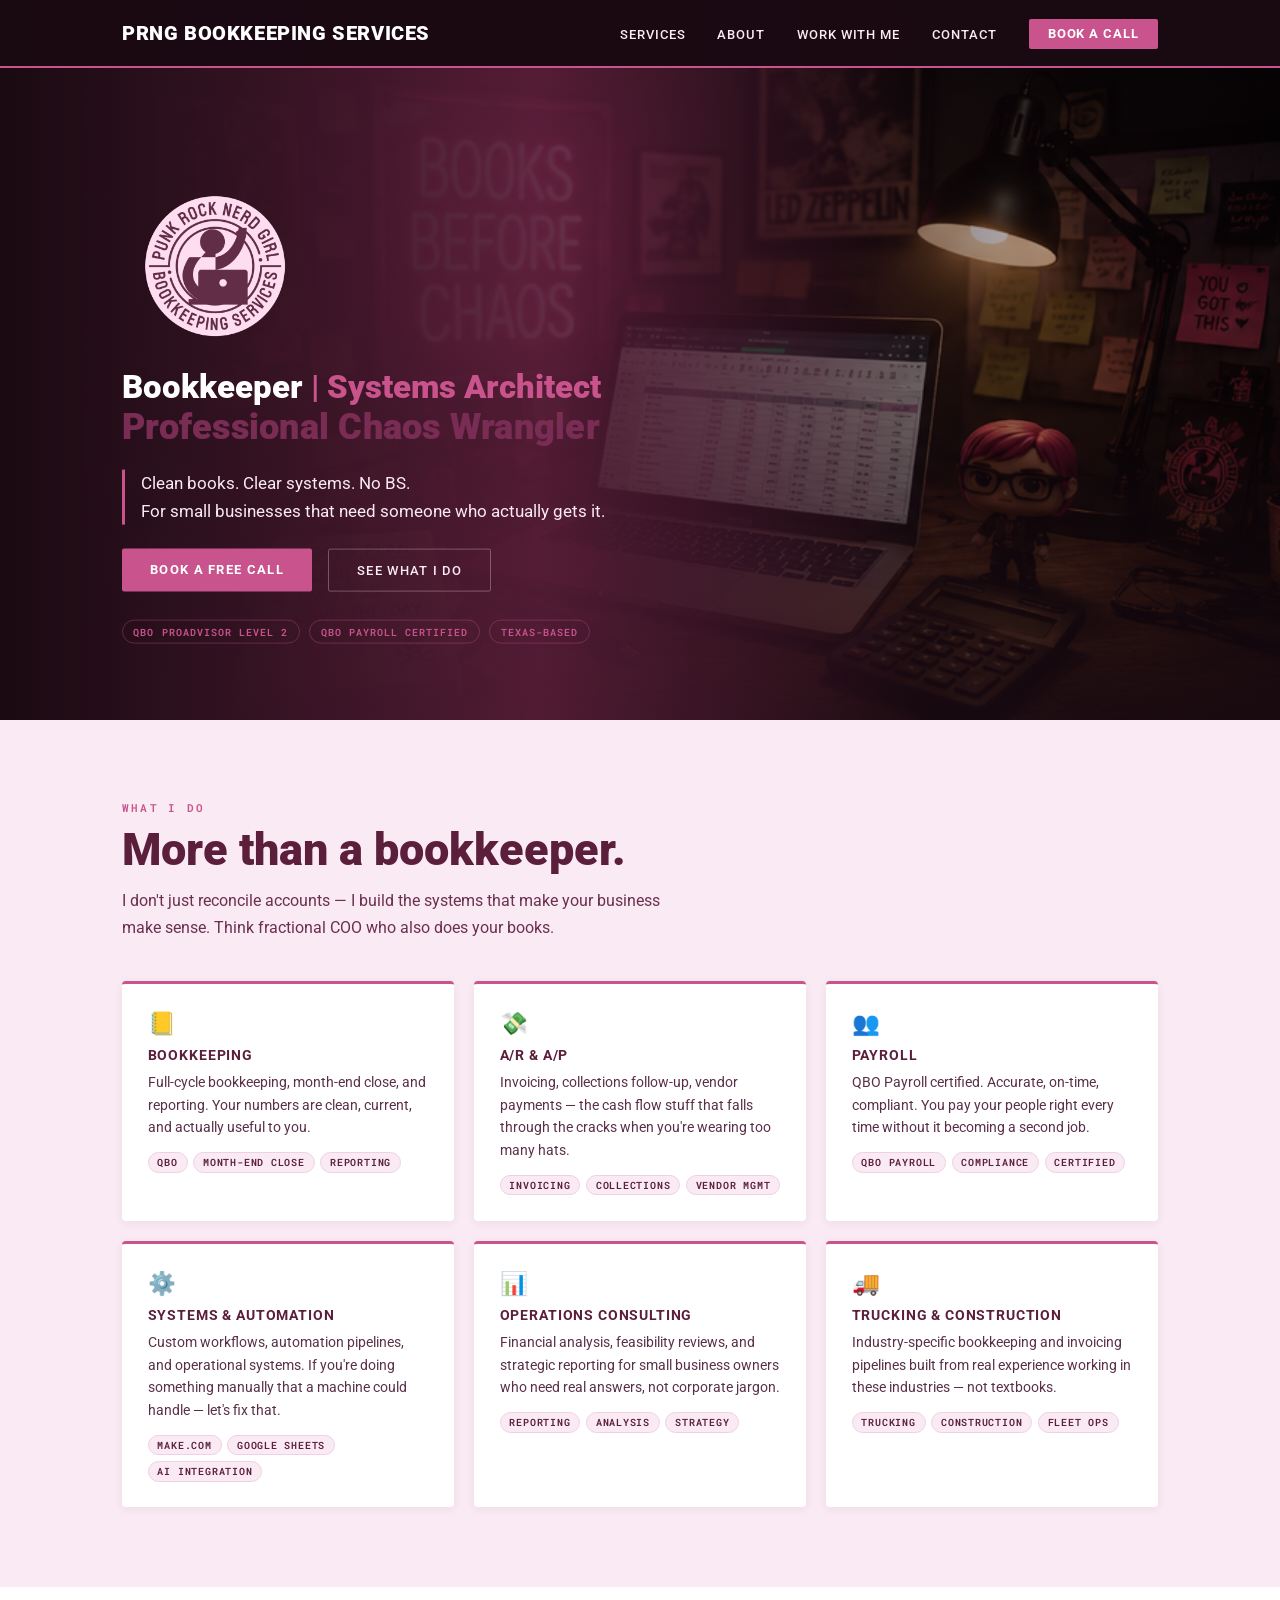
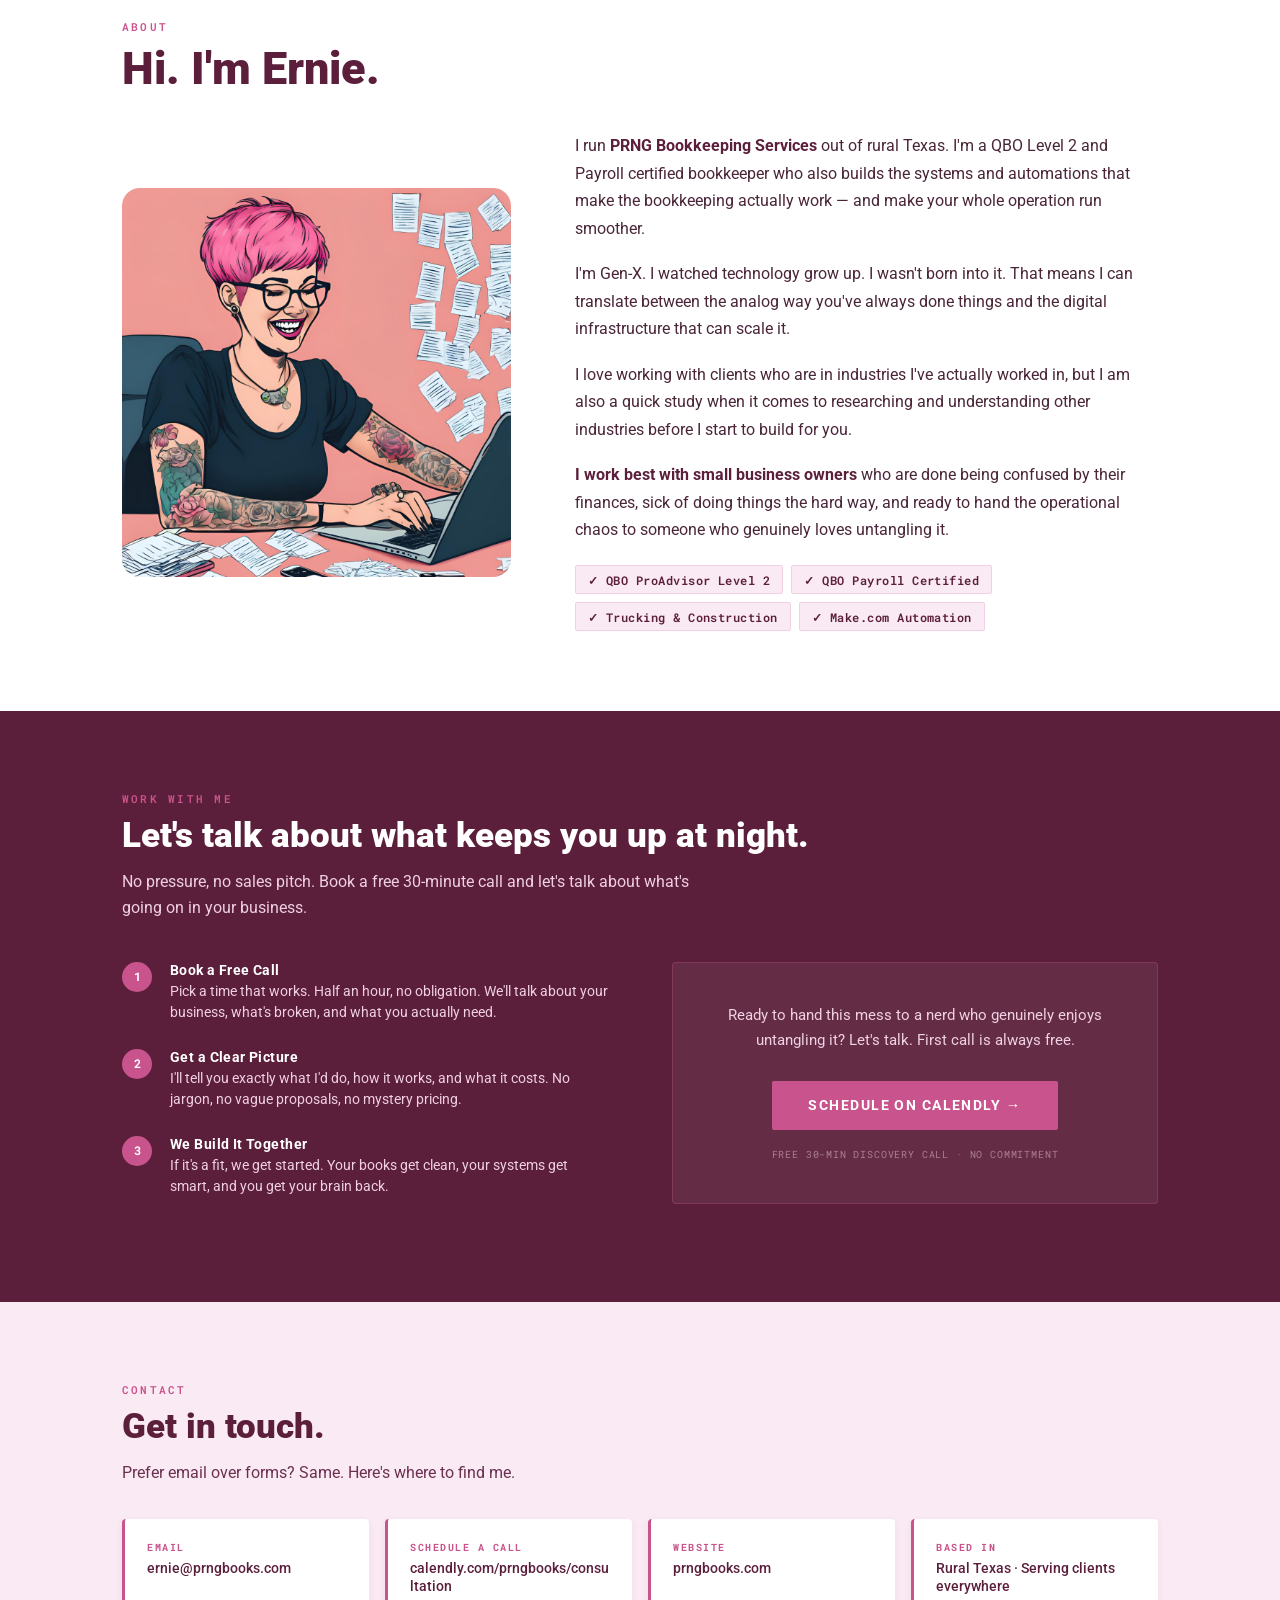
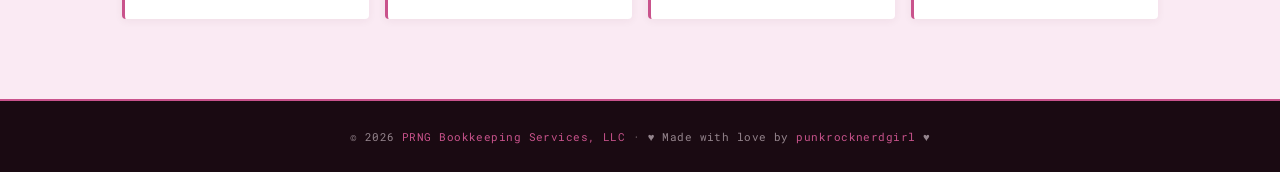
<file: index.html>
<!DOCTYPE html>
<html lang="en">
<head>
  <meta charset="UTF-8">
  <meta name="viewport" content="width=device-width, initial-scale=1.0">
  <title>PRNG Bookkeeping Services | Clean Books. Clear Systems. No BS.</title>
  <meta name="description" content="PRNG Bookkeeping Services — Bookkeeping, systems architecture, and operations consulting for small businesses. QBO certified. Based in Texas.">
  <link rel="canonical" href="https://prngbooks.com/">
  <link rel="icon" href="data:image/svg+xml,%3Csvg xmlns=%27http://www.w3.org/2000/svg%27 viewBox=%270 0 100 100%27%3E%3Ctext y=%27.9em%27 font-size=%2790%27%3E%E2%9A%A1%3C/text%3E%3C/svg%3E">
  <link href="https://fonts.googleapis.com/css2?family=Roboto:wght@300;400;500;700;900&family=Roboto+Mono:wght@400;600&display=swap" rel="stylesheet">
  <link rel="stylesheet" href="styles.css?v=20260706f">
</head>
<body>
 
<!-- NAV -->
<nav>
  <div class="nav-brand">PRNG Bookkeeping Services</div>
  <ul class="nav-links">
    <li><a href="#services">Services</a></li>
    <li><a href="#about">About</a></li>
    <li><a href="#work-with-me">Work With Me</a></li>
    <li><a href="#contact">Contact</a></li>
    <li><a href="https://calendly.com/prngbooks/consultation" target="_blank" class="nav-cta">Book a Call</a></li>
  </ul>
</nav>
 
<!-- HERO -->
<section class="hero" id="home">
  <div class="hero-content">
    <img class="hero-logo" src="prng_logo_transparent.png" alt="PRNG Bookkeeping Services logo">
    <h1 class="hero-title">Bookkeeper <span class="systems">| Systems Architect</span></h1>
    <p class="hero-subtitle"><span class="chaos">Professional Chaos Wrangler</span></p>
    <p class="hero-tagline">
      Clean books. Clear systems. No BS.<br>
      For small businesses that need someone who actually gets it.
    </p>
    <div class="hero-btns">
      <a href="https://calendly.com/prngbooks/consultation" target="_blank" class="btn-primary">Book a Free Call</a>
      <a href="#services" class="btn-ghost">See What I Do</a>
    </div>
    <div class="hero-badges">
      <span class="badge">QBO ProAdvisor Level 2</span>
      <span class="badge">QBO Payroll Certified</span>
      <span class="badge">Texas-Based</span>
    </div>
  </div>
  <div class="hero-photo">
    <img src="prng-books-desk.png" alt="PRNG Bookkeeping Services desk setup">
  </div>
</section>
 
<!-- SERVICES -->
<section class="services" id="services">
  <div class="container">
    <p class="section-eyebrow">What I Do</p>
    <h2 class="section-title">More than a bookkeeper.</h2>
    <p class="section-sub">I don't just reconcile accounts — I build the systems that make your business make sense. Think fractional COO who also does your books.</p>
    <div class="services-grid">
      <div class="service-card">
        <div class="service-icon">📒</div>
        <h3>Bookkeeping</h3>
        <p>Full-cycle bookkeeping, month-end close, and reporting. Your numbers are clean, current, and actually useful to you.</p>
        <div class="pill-row">
          <span class="pill">QBO</span><span class="pill">Month-End Close</span><span class="pill">Reporting</span>
        </div>
      </div>
      <div class="service-card">
        <div class="service-icon">💸</div>
        <h3>A/R &amp; A/P</h3>
        <p>Invoicing, collections follow-up, vendor payments — the cash flow stuff that falls through the cracks when you're wearing too many hats.</p>
        <div class="pill-row">
          <span class="pill">Invoicing</span><span class="pill">Collections</span><span class="pill">Vendor Mgmt</span>
        </div>
      </div>
      <div class="service-card">
        <div class="service-icon">👥</div>
        <h3>Payroll</h3>
        <p>QBO Payroll certified. Accurate, on-time, compliant. You pay your people right every time without it becoming a second job.</p>
        <div class="pill-row">
          <span class="pill">QBO Payroll</span><span class="pill">Compliance</span><span class="pill">Certified</span>
        </div>
      </div>
      <div class="service-card">
        <div class="service-icon">⚙️</div>
        <h3>Systems &amp; Automation</h3>
        <p>Custom workflows, automation pipelines, and operational systems. If you're doing something manually that a machine could handle — let's fix that.</p>
        <div class="pill-row">
          <span class="pill">Make.com</span><span class="pill">Google Sheets</span><span class="pill">AI Integration</span>
        </div>
      </div>
      <div class="service-card">
        <div class="service-icon">📊</div>
        <h3>Operations Consulting</h3>
        <p>Financial analysis, feasibility reviews, and strategic reporting for small business owners who need real answers, not corporate jargon.</p>
        <div class="pill-row">
          <span class="pill">Reporting</span><span class="pill">Analysis</span><span class="pill">Strategy</span>
        </div>
      </div>
      <div class="service-card">
        <div class="service-icon">🚚</div>
        <h3>Trucking &amp; Construction</h3>
        <p>Industry-specific bookkeeping and invoicing pipelines built from real experience working in these industries — not textbooks.</p>
        <div class="pill-row">
          <span class="pill">Trucking</span><span class="pill">Construction</span><span class="pill">Fleet Ops</span>
        </div>
      </div>
    </div>
  </div>
</section>
 
<!-- ABOUT -->
<section class="about" id="about">
  <div class="container">
    <p class="section-eyebrow">About</p>
    <h2 class="section-title">Hi. I'm Ernie.</h2>
    <div class="about-grid">
      <div class="about-img-wrap">
        <img src="ernie_cartoon.png" alt="Ernie — PRNG Bookkeeping Services">
      </div>
      <div class="about-text">
        <p>I run <strong>PRNG Bookkeeping Services</strong> out of rural Texas. I'm a QBO Level 2 and Payroll certified bookkeeper who also builds the systems and automations that make the bookkeeping actually work — and make your whole operation run smoother.</p>
        <p>I'm Gen-X. I watched technology grow up. I wasn't born into it. That means I can translate between the analog way you've always done things and the digital infrastructure that can scale it.</p>
        <p>I love working with clients who are in industries I've actually worked in, but I am also a quick study when it comes to researching and understanding other industries before I start to build for you.</p>
        <p><strong>I work best with small business owners</strong> who are done being confused by their finances, sick of doing things the hard way, and ready to hand the operational chaos to someone who genuinely loves untangling it.</p>
        <div class="cred-row">
          <span class="cred">✓ QBO ProAdvisor Level 2</span>
          <span class="cred">✓ QBO Payroll Certified</span>
          <span class="cred">✓ Trucking &amp; Construction</span>
          <span class="cred">✓ Make.com Automation</span>
        </div>
      </div>
    </div>
  </div>
</section>
 
<!-- WORK WITH ME -->
<section class="work" id="work-with-me">
  <div class="container">
    <p class="section-eyebrow">Work With Me</p>
    <h2 class="section-title">Let's talk about what keeps you up at night.</h2>
    <p class="section-sub">No pressure, no sales pitch. Book a free 30-minute call and let's talk about what's going on in your business.</p>
    <div class="work-layout">
      <ul class="work-steps">
        <li>
          <div class="step-num">1</div>
          <div class="step-text">
            <h4>Book a Free Call</h4>
            <p>Pick a time that works. Half an hour, no obligation. We'll talk about your business, what's broken, and what you actually need.</p>
          </div>
        </li>
        <li>
          <div class="step-num">2</div>
          <div class="step-text">
            <h4>Get a Clear Picture</h4>
            <p>I'll tell you exactly what I'd do, how it works, and what it costs. No jargon, no vague proposals, no mystery pricing.</p>
          </div>
        </li>
        <li>
          <div class="step-num">3</div>
          <div class="step-text">
            <h4>We Build It Together</h4>
            <p>If it's a fit, we get started. Your books get clean, your systems get smart, and you get your brain back.</p>
          </div>
        </li>
      </ul>
      <div class="work-cta-box">
        <p>Ready to hand this mess to a nerd who genuinely enjoys untangling it? Let's talk. First call is always free.</p>
        <a href="https://calendly.com/prngbooks/consultation" target="_blank" class="btn-primary">Schedule on Calendly →</a>
        <p class="fine-print">Free 30-min discovery call · No commitment</p>
      </div>
    </div>
  </div>
</section>
 
<!-- CONTACT -->
<section class="contact" id="contact">
  <div class="container">
    <p class="section-eyebrow">Contact</p>
    <h2 class="section-title">Get in touch.</h2>
    <p class="section-sub">Prefer email over forms? Same. Here's where to find me.</p>
    <div class="contact-grid">
      <div class="contact-card">
        <div class="label">Email</div>
        <a href="mailto:ernie@prngbooks.com">ernie@prngbooks.com</a>
      </div>
      <div class="contact-card">
        <div class="label">Schedule a Call</div>
        <a href="https://calendly.com/prngbooks/consultation" target="_blank">calendly.com/prngbooks/consultation</a>
      </div>
      <div class="contact-card">
        <div class="label">Website</div>
        <a href="https://prngbooks.com">prngbooks.com</a>
      </div>
      <div class="contact-card">
        <div class="label">Based In</div>
        <span>Rural Texas · Serving clients everywhere</span>
      </div>
    </div>
  </div>
</section>
 
<!-- FOOTER -->
<footer>
  <p>© 2026 <span>PRNG Bookkeeping Services, LLC</span> · ♥︎ Made with love by <a href="https://punkrocknerdgirl.com" target="_blank" rel="noopener">punkrocknerdgirl</a> ♥︎</p>
</footer>
 
</body>
</html>
</file>
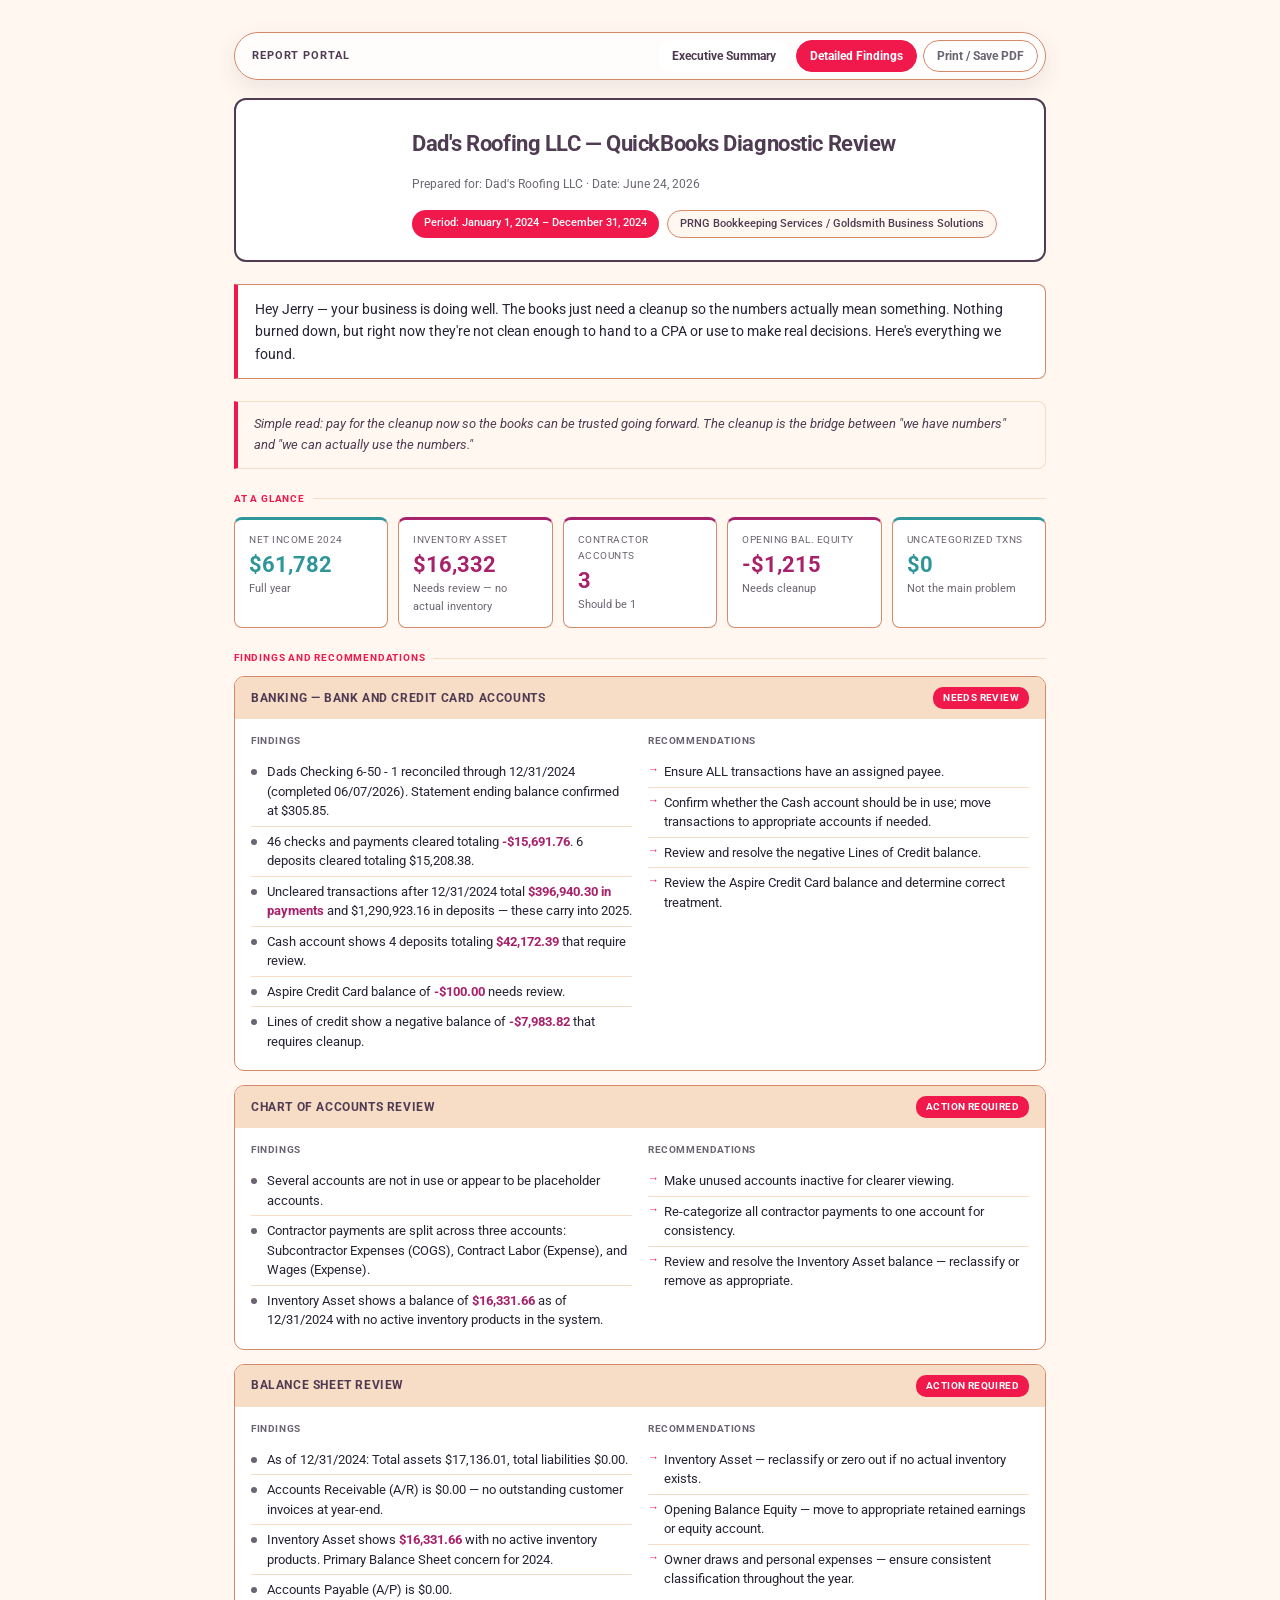
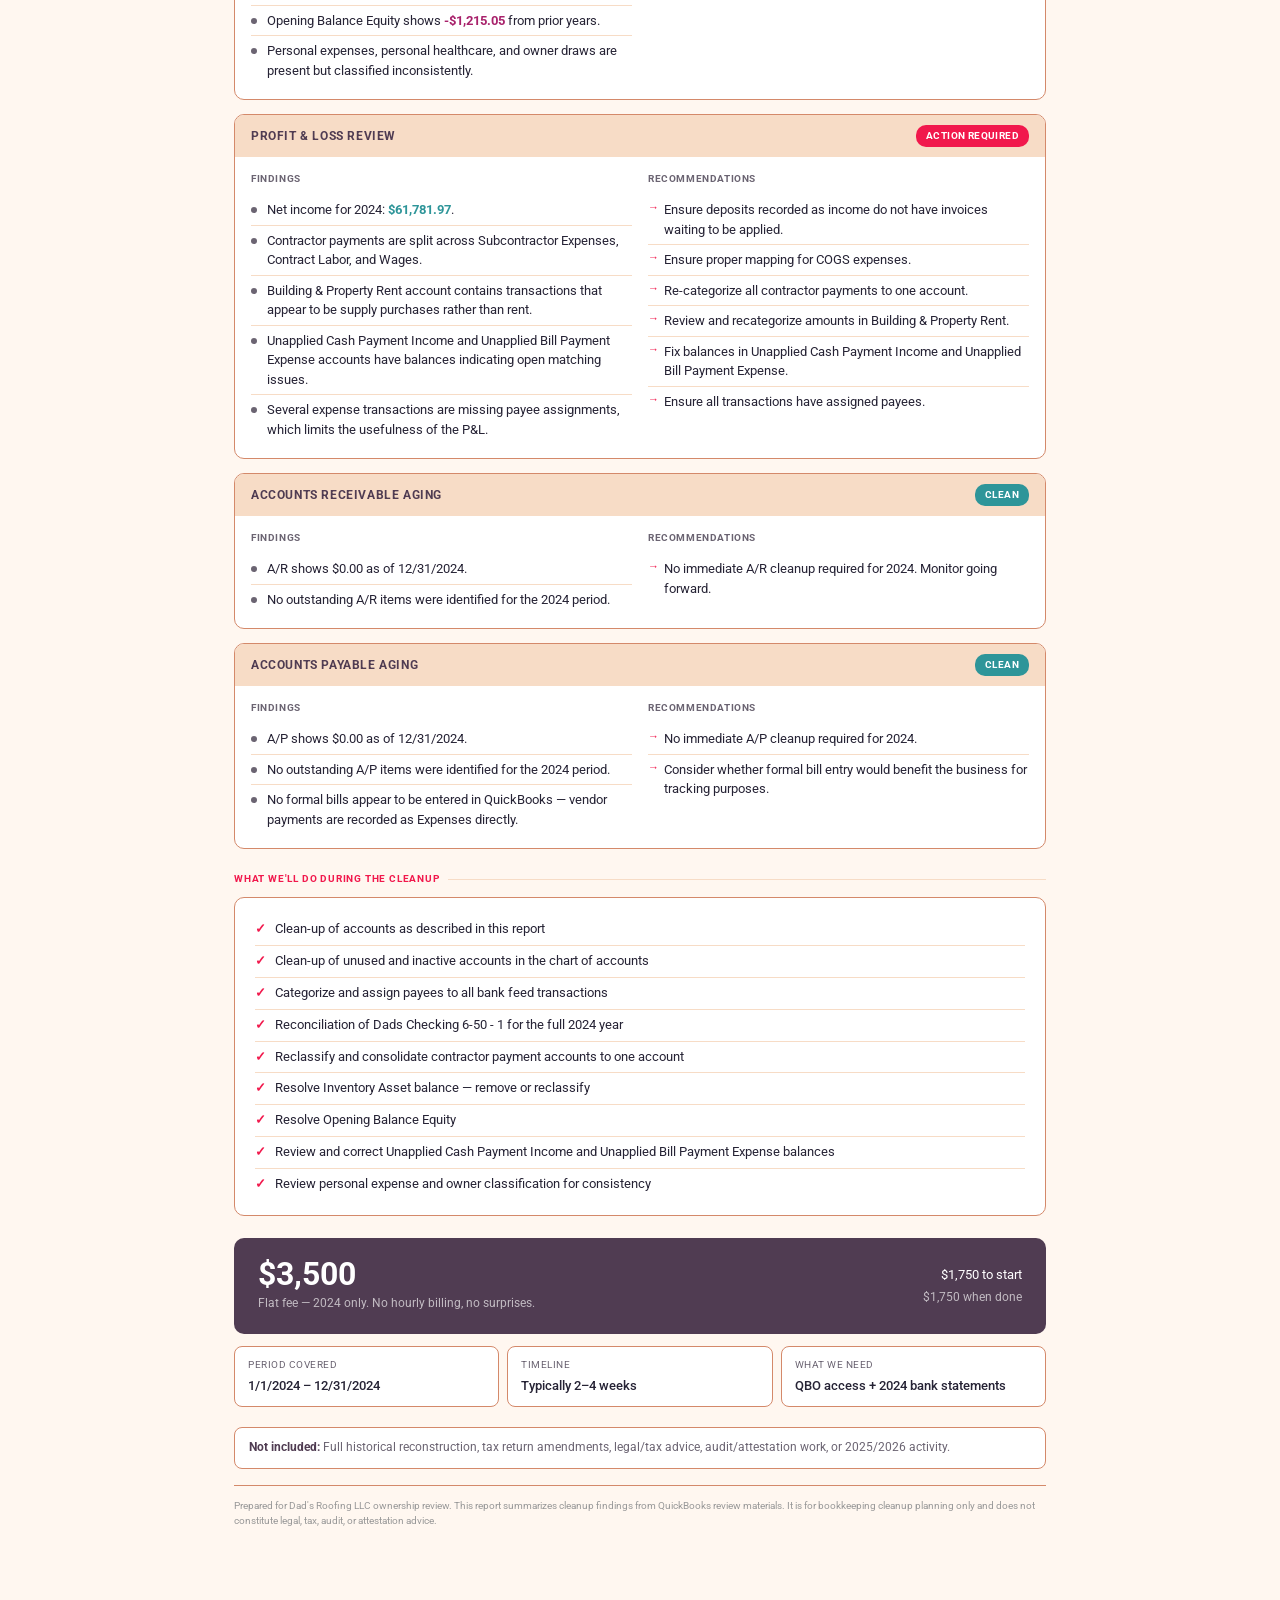
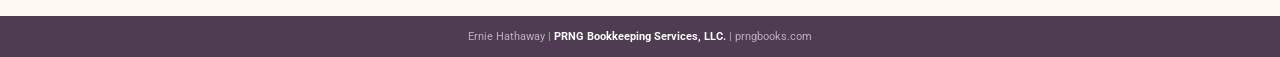
<file: dads_roofing_2024/full_report.html>
<!DOCTYPE html>
<html lang="en">
<head>
<meta charset="UTF-8">
<meta name="viewport" content="width=device-width, initial-scale=1.0">
<title>Dad's Roofing LLC — Full Diagnostic Report 2024</title>
<link rel="stylesheet" href="report.css">
<link rel="stylesheet" href="nav.css">
</head>
<body>
<div class="wrap">

  <div class="report-nav" aria-label="Report navigation">
    <div class="report-nav-title">Report Portal</div>
    <div class="report-nav-actions">
      <a class="nav-btn" href="summary.html">Executive Summary</a>
      <a class="nav-btn active" href="full_report.html">Detailed Findings</a>
      <button class="nav-btn secondary" type="button" onclick="window.print()">Print / Save PDF</button>
    </div>
  </div>

  <div class="doc-header">
    <h1>Dad's Roofing LLC — QuickBooks Diagnostic Review</h1>
    <div class="hsub">Prepared for: Dad's Roofing LLC · Date: June 24, 2026</div>
    <div class="header-badges">
      <span class="hbadge period">Period: January 1, 2024 – December 31, 2024</span>
      <span class="hbadge preparer">PRNG Bookkeeping Services / Goldsmith Business Solutions</span>
    </div>
  </div>

  <div class="intro">
    Hey Jerry — your business is doing well. The books just need a cleanup so the numbers actually mean something. Nothing burned down, but right now they're not clean enough to hand to a CPA or use to make real decisions. Here's everything we found.
  </div>

  <div class="bottom-line">Simple read: pay for the cleanup now so the books can be trusted going forward. The cleanup is the bridge between "we have numbers" and "we can actually use the numbers."</div>

  <div class="sec-label">At a glance</div>
  <div class="stats">
    <div class="sc ok">
      <div class="sl">Net income 2024</div>
      <div class="sv">$61,782</div>
      <div class="ss">Full year</div>
    </div>
    <div class="sc flag">
      <div class="sl">Inventory asset</div>
      <div class="sv">$16,332</div>
      <div class="ss">Needs review — no actual inventory</div>
    </div>
    <div class="sc flag">
      <div class="sl">Contractor accounts</div>
      <div class="sv">3</div>
      <div class="ss">Should be 1</div>
    </div>
    <div class="sc flag">
      <div class="sl">Opening bal. equity</div>
      <div class="sv">-$1,215</div>
      <div class="ss">Needs cleanup</div>
    </div>
    <div class="sc ok">
      <div class="sl">Uncategorized txns</div>
      <div class="sv">$0</div>
      <div class="ss">Not the main problem</div>
    </div>
  </div>

  <div class="sec-label">Findings and recommendations</div>

  <div class="report-section">
    <div class="rs-header">
      <h3>Banking — bank and credit card accounts</h3>
      <span class="rs-badge review">Needs review</span>
    </div>
    <div class="rs-body">
      <div class="rs-cols">
        <div>
          <div class="block-label">Findings</div>
          <ul class="item-list findings">
            <li>Dads Checking 6-50 - 1 reconciled through 12/31/2024 (completed 06/07/2026). Statement ending balance confirmed at $305.85.</li>
            <li>46 checks and payments cleared totaling <span class="amount-highlight">-$15,691.76</span>. 6 deposits cleared totaling $15,208.38.</li>
            <li>Uncleared transactions after 12/31/2024 total <span class="amount-highlight">$396,940.30 in payments</span> and $1,290,923.16 in deposits — these carry into 2025.</li>
            <li>Cash account shows 4 deposits totaling <span class="amount-highlight">$42,172.39</span> that require review.</li>
            <li>Aspire Credit Card balance of <span class="amount-highlight">-$100.00</span> needs review.</li>
            <li>Lines of credit show a negative balance of <span class="amount-highlight">-$7,983.82</span> that requires cleanup.</li>
          </ul>
        </div>
        <div>
          <div class="block-label">Recommendations</div>
          <ul class="item-list recs">
            <li>Ensure ALL transactions have an assigned payee.</li>
            <li>Confirm whether the Cash account should be in use; move transactions to appropriate accounts if needed.</li>
            <li>Review and resolve the negative Lines of Credit balance.</li>
            <li>Review the Aspire Credit Card balance and determine correct treatment.</li>
          </ul>
        </div>
      </div>
    </div>
  </div>

  <div class="report-section">
    <div class="rs-header">
      <h3>Chart of accounts review</h3>
      <span class="rs-badge issues">Action required</span>
    </div>
    <div class="rs-body">
      <div class="rs-cols">
        <div>
          <div class="block-label">Findings</div>
          <ul class="item-list findings">
            <li>Several accounts are not in use or appear to be placeholder accounts.</li>
            <li>Contractor payments are split across three accounts: Subcontractor Expenses (COGS), Contract Labor (Expense), and Wages (Expense).</li>
            <li>Inventory Asset shows a balance of <span class="amount-highlight">$16,331.66</span> as of 12/31/2024 with no active inventory products in the system.</li>
          </ul>
        </div>
        <div>
          <div class="block-label">Recommendations</div>
          <ul class="item-list recs">
            <li>Make unused accounts inactive for clearer viewing.</li>
            <li>Re-categorize all contractor payments to one account for consistency.</li>
            <li>Review and resolve the Inventory Asset balance — reclassify or remove as appropriate.</li>
          </ul>
        </div>
      </div>
    </div>
  </div>

  <div class="report-section">
    <div class="rs-header">
      <h3>Balance sheet review</h3>
      <span class="rs-badge issues">Action required</span>
    </div>
    <div class="rs-body">
      <div class="rs-cols">
        <div>
          <div class="block-label">Findings</div>
          <ul class="item-list findings">
            <li>As of 12/31/2024: Total assets $17,136.01, total liabilities $0.00.</li>
            <li>Accounts Receivable (A/R) is $0.00 — no outstanding customer invoices at year-end.</li>
            <li>Inventory Asset shows <span class="amount-highlight">$16,331.66</span> with no active inventory products. Primary Balance Sheet concern for 2024.</li>
            <li>Accounts Payable (A/P) is $0.00.</li>
            <li>Opening Balance Equity shows <span class="amount-highlight">-$1,215.05</span> from prior years.</li>
            <li>Personal expenses, personal healthcare, and owner draws are present but classified inconsistently.</li>
          </ul>
        </div>
        <div>
          <div class="block-label">Recommendations</div>
          <ul class="item-list recs">
            <li>Inventory Asset — reclassify or zero out if no actual inventory exists.</li>
            <li>Opening Balance Equity — move to appropriate retained earnings or equity account.</li>
            <li>Owner draws and personal expenses — ensure consistent classification throughout the year.</li>
          </ul>
        </div>
      </div>
    </div>
  </div>

  <div class="report-section">
    <div class="rs-header">
      <h3>Profit &amp; loss review</h3>
      <span class="rs-badge issues">Action required</span>
    </div>
    <div class="rs-body">
      <div class="rs-cols">
        <div>
          <div class="block-label">Findings</div>
          <ul class="item-list findings">
            <li>Net income for 2024: <span class="amount-ok">$61,781.97</span>.</li>
            <li>Contractor payments are split across Subcontractor Expenses, Contract Labor, and Wages.</li>
            <li>Building &amp; Property Rent account contains transactions that appear to be supply purchases rather than rent.</li>
            <li>Unapplied Cash Payment Income and Unapplied Bill Payment Expense accounts have balances indicating open matching issues.</li>
            <li>Several expense transactions are missing payee assignments, which limits the usefulness of the P&amp;L.</li>
          </ul>
        </div>
        <div>
          <div class="block-label">Recommendations</div>
          <ul class="item-list recs">
            <li>Ensure deposits recorded as income do not have invoices waiting to be applied.</li>
            <li>Ensure proper mapping for COGS expenses.</li>
            <li>Re-categorize all contractor payments to one account.</li>
            <li>Review and recategorize amounts in Building &amp; Property Rent.</li>
            <li>Fix balances in Unapplied Cash Payment Income and Unapplied Bill Payment Expense.</li>
            <li>Ensure all transactions have assigned payees.</li>
          </ul>
        </div>
      </div>
    </div>
  </div>

  <div class="report-section">
    <div class="rs-header">
      <h3>Accounts receivable aging</h3>
      <span class="rs-badge clean">Clean</span>
    </div>
    <div class="rs-body">
      <div class="rs-cols">
        <div>
          <div class="block-label">Findings</div>
          <ul class="item-list findings">
            <li>A/R shows $0.00 as of 12/31/2024.</li>
            <li>No outstanding A/R items were identified for the 2024 period.</li>
          </ul>
        </div>
        <div>
          <div class="block-label">Recommendations</div>
          <ul class="item-list recs">
            <li>No immediate A/R cleanup required for 2024. Monitor going forward.</li>
          </ul>
        </div>
      </div>
    </div>
  </div>

  <div class="report-section">
    <div class="rs-header">
      <h3>Accounts payable aging</h3>
      <span class="rs-badge clean">Clean</span>
    </div>
    <div class="rs-body">
      <div class="rs-cols">
        <div>
          <div class="block-label">Findings</div>
          <ul class="item-list findings">
            <li>A/P shows $0.00 as of 12/31/2024.</li>
            <li>No outstanding A/P items were identified for the 2024 period.</li>
            <li>No formal bills appear to be entered in QuickBooks — vendor payments are recorded as Expenses directly.</li>
          </ul>
        </div>
        <div>
          <div class="block-label">Recommendations</div>
          <ul class="item-list recs">
            <li>No immediate A/P cleanup required for 2024.</li>
            <li>Consider whether formal bill entry would benefit the business for tracking purposes.</li>
          </ul>
        </div>
      </div>
    </div>
  </div>

  <div class="sec-label">What We'll Do During the Cleanup</div>
  <div class="scope-card">
    <ul>
      <li>Clean-up of accounts as described in this report</li>
      <li>Clean-up of unused and inactive accounts in the chart of accounts</li>
      <li>Categorize and assign payees to all bank feed transactions</li>
      <li>Reconciliation of Dads Checking 6-50 - 1 for the full 2024 year</li>
      <li>Reclassify and consolidate contractor payment accounts to one account</li>
      <li>Resolve Inventory Asset balance — remove or reclassify</li>
      <li>Resolve Opening Balance Equity</li>
      <li>Review and correct Unapplied Cash Payment Income and Unapplied Bill Payment Expense balances</li>
      <li>Review personal expense and owner classification for consistency</li>
    </ul>
  </div>

  <div class="fee-bar">
    <div>
      <div class="fa">$3,500</div>
      <div class="fsub">Flat fee — 2024 only. No hourly billing, no surprises.</div>
    </div>
    <div class="fright">
      <div class="fpl">$1,750 to start</div>
      <div class="fps">$1,750 when done</div>
    </div>
  </div>
  <div class="fee-det">
    <div class="fdc"><div class="fdl">Period covered</div><div class="fdv">1/1/2024 – 12/31/2024</div></div>
    <div class="fdc"><div class="fdl">Timeline</div><div class="fdv">Typically 2–4 weeks</div></div>
    <div class="fdc"><div class="fdl">What we need</div><div class="fdv">QBO access + 2024 bank statements</div></div>
  </div>
  <div class="not-inc"><strong>Not included:</strong> Full historical reconstruction, tax return amendments, legal/tax advice, audit/attestation work, or 2025/2026 activity.</div>

  <div class="disc">Prepared for Dad's Roofing LLC ownership review. This report summarizes cleanup findings from QuickBooks review materials. It is for bookkeeping cleanup planning only and does not constitute legal, tax, audit, or attestation advice.</div>
</div>

<div class="footer">Ernie Hathaway | <strong>PRNG Bookkeeping Services, LLC.</strong> | prngbooks.com</div>
</body>
</html>
</file>
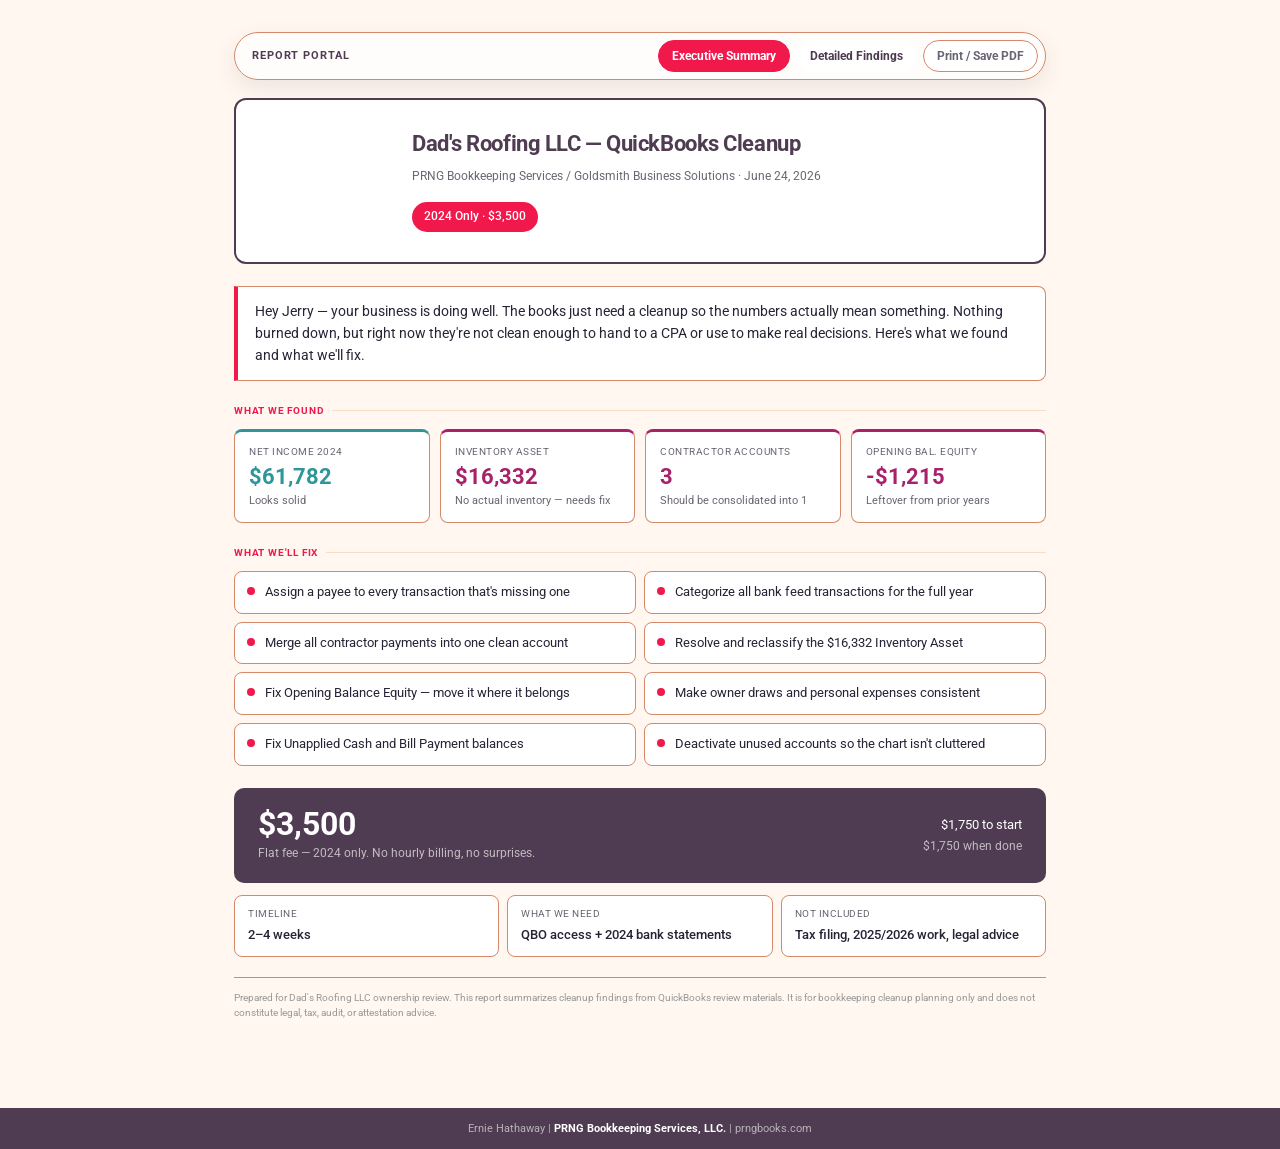
<file: dads_roofing_2024/summary.html>
<!DOCTYPE html>
<html lang="en">
<head>
<meta charset="UTF-8">
<meta name="viewport" content="width=device-width, initial-scale=1.0">
<title>Dad's Roofing LLC — QuickBooks Cleanup Summary 2024</title>
<link rel="stylesheet" href="report.css">
<link rel="stylesheet" href="nav.css">
</head>
<body>
<div class="wrap">

  <div class="report-nav" aria-label="Report navigation">
    <div class="report-nav-title">Report Portal</div>
    <div class="report-nav-actions">
      <a class="nav-btn active" href="summary.html">Executive Summary</a>
      <a class="nav-btn" href="full_report.html">Detailed Findings</a>
      <button class="nav-btn secondary" type="button" onclick="window.print()">Print / Save PDF</button>
    </div>
  </div>
  
  <div class="doc-header">
    <div>
      <h1>Dad's Roofing LLC — QuickBooks Cleanup</h1>
      <div class="hsub">PRNG Bookkeeping Services / Goldsmith Business Solutions · June 24, 2026</div>
    </div>
    <div class="badge">2024 Only · $3,500</div>
  </div>

  <div class="intro">
    Hey Jerry — your business is doing well. The books just need a cleanup so the numbers actually mean something. Nothing burned down, but right now they're not clean enough to hand to a CPA or use to make real decisions. Here's what we found and what we'll fix.
  </div>

  <div class="sec-label">What we found</div>
  <div class="stats">
    <div class="sc ok">
      <div class="sl">Net income 2024</div>
      <div class="sv">$61,782</div>
      <div class="ss">Looks solid</div>
    </div>
    <div class="sc flag">
      <div class="sl">Inventory asset</div>
      <div class="sv">$16,332</div>
      <div class="ss">No actual inventory — needs fix</div>
    </div>
    <div class="sc flag">
      <div class="sl">Contractor accounts</div>
      <div class="sv">3</div>
      <div class="ss">Should be consolidated into 1</div>
    </div>
    <div class="sc flag">
      <div class="sl">Opening bal. equity</div>
      <div class="sv">-$1,215</div>
      <div class="ss">Leftover from prior years</div>
    </div>
  </div>

  <div class="sec-label">What we'll fix</div>
  <div class="fix-grid">
    <div class="fi"><div class="fd"></div><div>Assign a payee to every transaction that's missing one</div></div>
    <div class="fi"><div class="fd"></div><div>Categorize all bank feed transactions for the full year</div></div>
    <div class="fi"><div class="fd"></div><div>Merge all contractor payments into one clean account</div></div>
    <div class="fi"><div class="fd"></div><div>Resolve and reclassify the $16,332 Inventory Asset</div></div>
    <div class="fi"><div class="fd"></div><div>Fix Opening Balance Equity — move it where it belongs</div></div>
    <div class="fi"><div class="fd"></div><div>Make owner draws and personal expenses consistent</div></div>
    <div class="fi"><div class="fd"></div><div>Fix Unapplied Cash and Bill Payment balances</div></div>
    <div class="fi"><div class="fd"></div><div>Deactivate unused accounts so the chart isn't cluttered</div></div>
  </div>

  <div class="fee-bar">
    <div>
      <div class="fa">$3,500</div>
      <div class="fsub">Flat fee — 2024 only. No hourly billing, no surprises.</div>
    </div>
    <div class="fright">
      <div class="fpl">$1,750 to start</div>
      <div class="fps">$1,750 when done</div>
    </div>
  </div>

  <div class="fee-det">
    <div class="fdc"><div class="fdl">Timeline</div><div class="fdv">2–4 weeks</div></div>
    <div class="fdc"><div class="fdl">What we need</div><div class="fdv">QBO access + 2024 bank statements</div></div>
    <div class="fdc"><div class="fdl">Not included</div><div class="fdv">Tax filing, 2025/2026 work, legal advice</div></div>
  </div>

  <div class="disc">Prepared for Dad's Roofing LLC ownership review. This report summarizes cleanup findings from QuickBooks review materials. It is for bookkeeping cleanup planning only and does not constitute legal, tax, audit, or attestation advice.</div>
</div>

<div class="footer">Ernie Hathaway | <strong>PRNG Bookkeeping Services, LLC.</strong> | prngbooks.com</div>
</body>
</html>
</file>
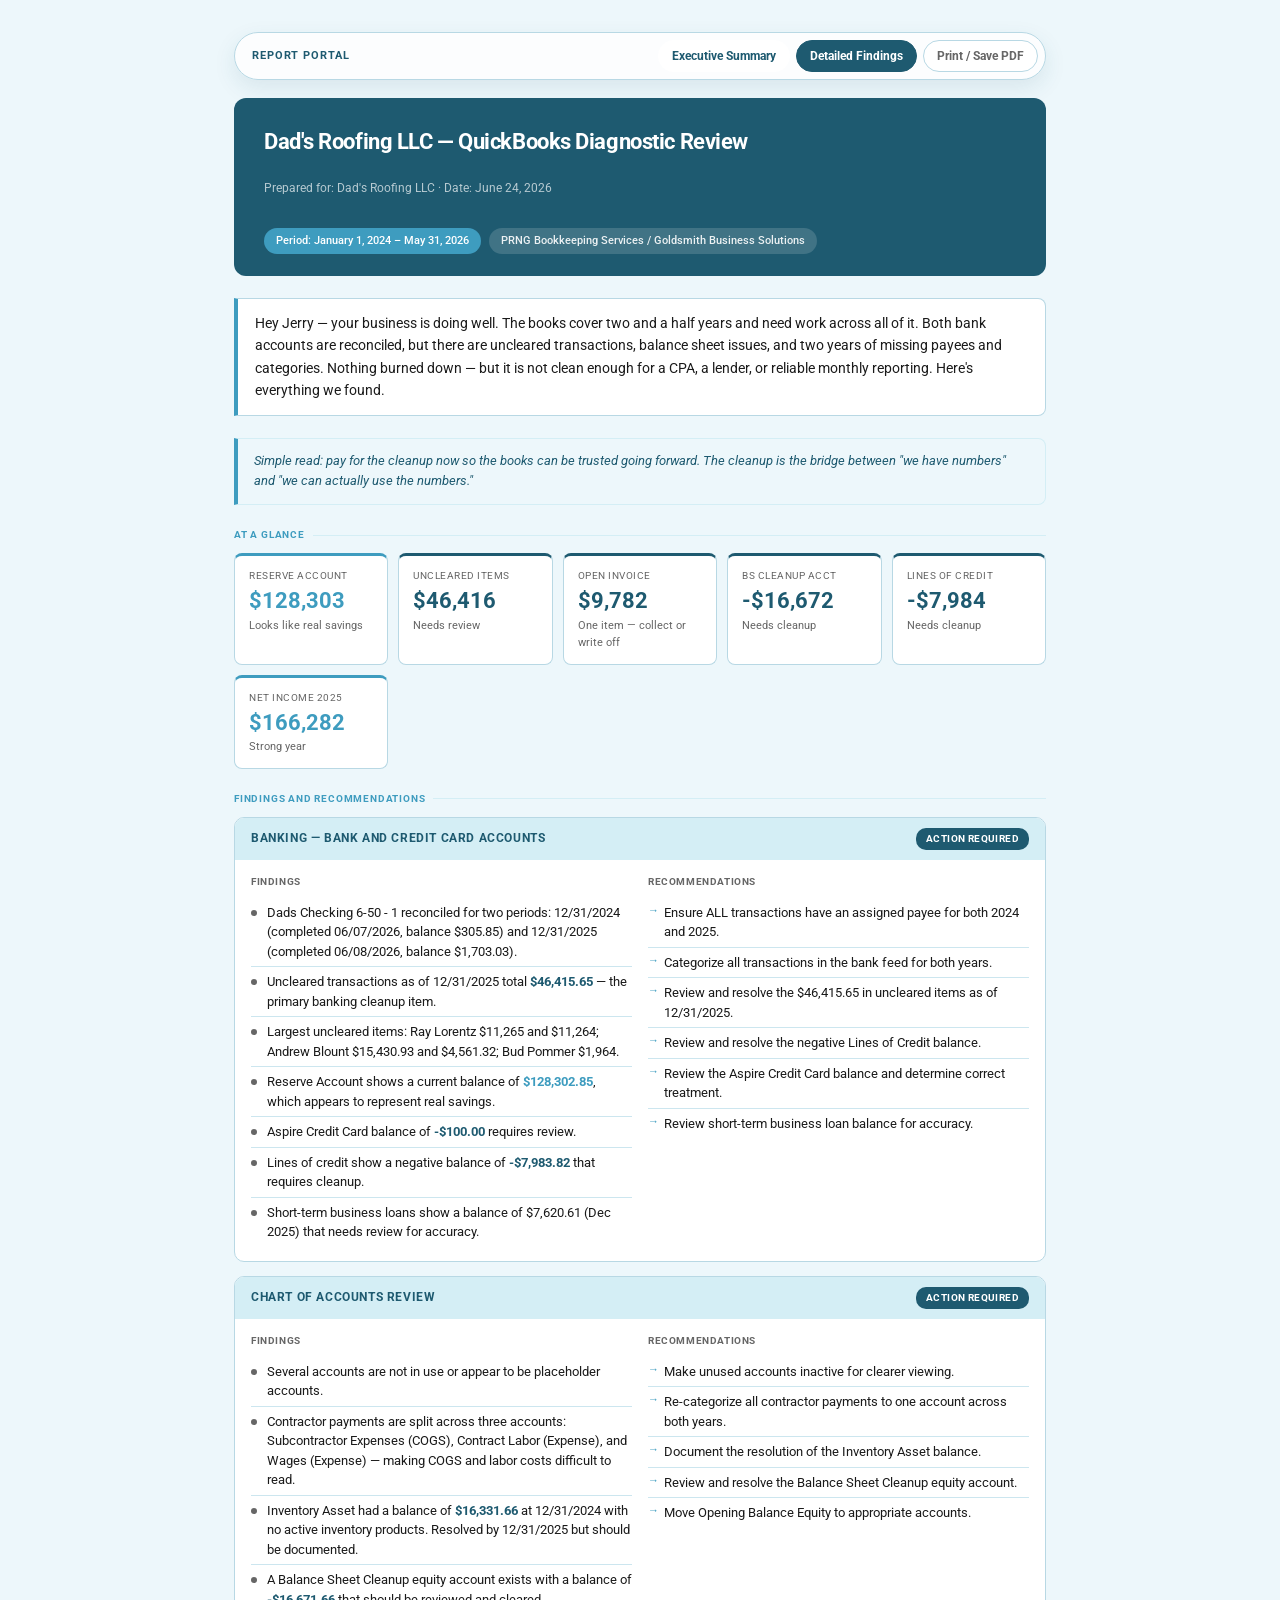
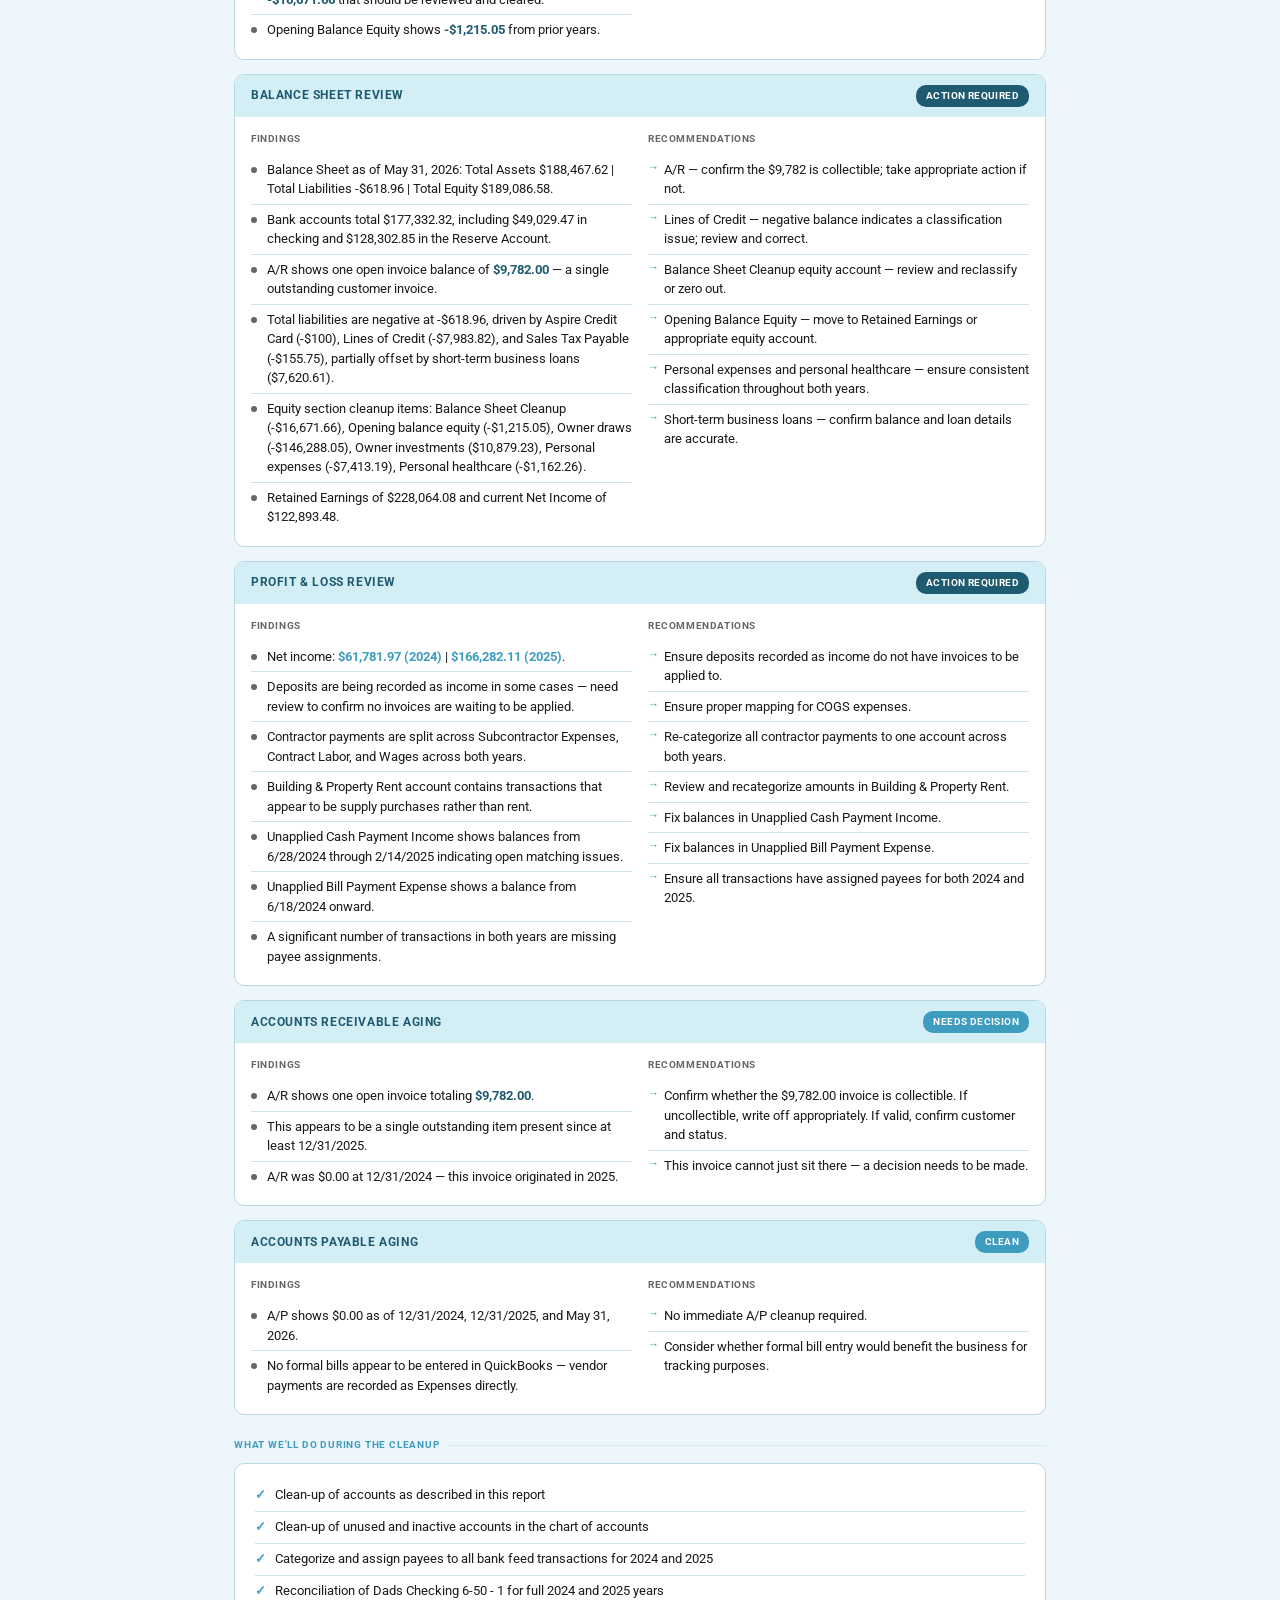
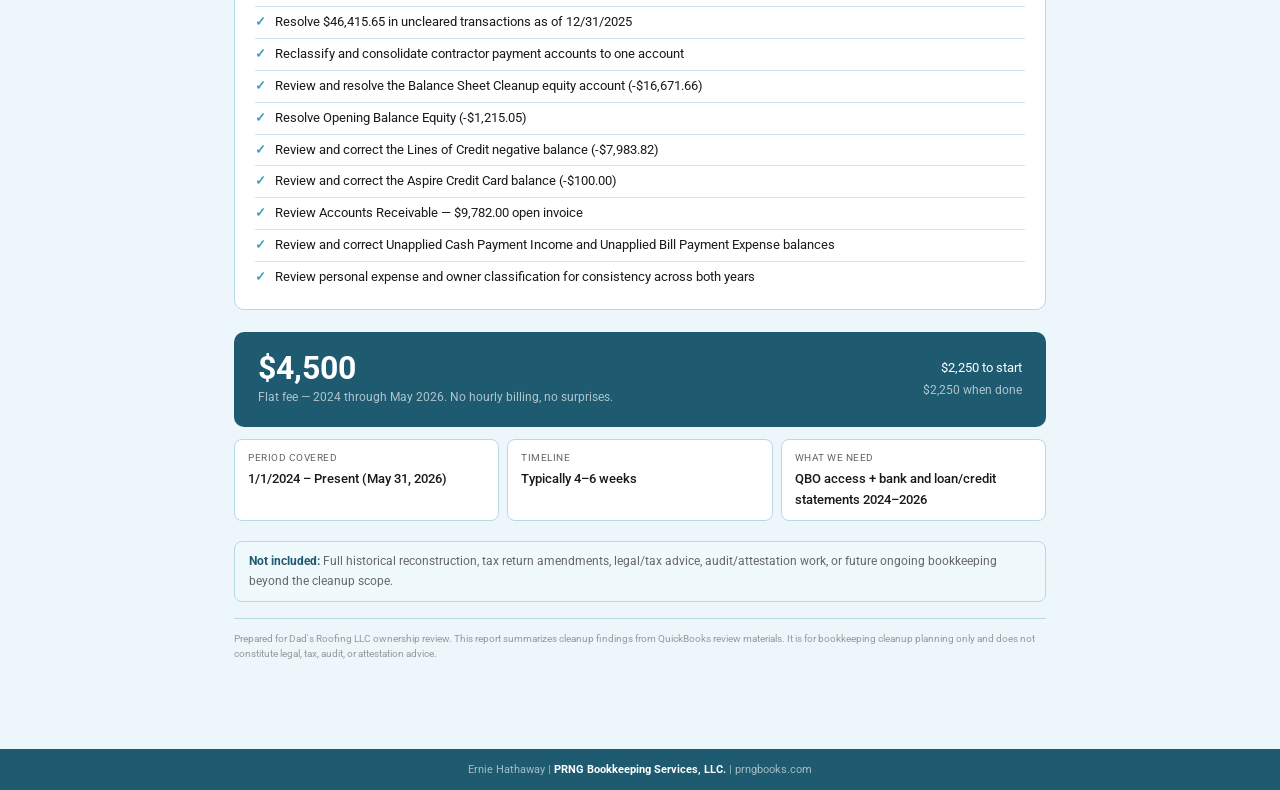
<file: dads_roofing_2024to2026/full_report.html>
<!DOCTYPE html>
<html lang="en">
<head>
<meta charset="UTF-8">
<meta name="viewport" content="width=device-width, initial-scale=1.0">
<title>Dad's Roofing LLC — Full Diagnostic Report 2024–2026</title>
<link rel="stylesheet" href="report.css">
<link rel="stylesheet" href="nav.css">
</head>
<body>
<div class="wrap">

  <div class="report-nav" aria-label="Report navigation">
    <div class="report-nav-title">Report Portal</div>
    <div class="report-nav-actions">
      <a class="nav-btn" href="summary.html">Executive Summary</a>
      <a class="nav-btn active" href="full_report.html">Detailed Findings</a>
      <button class="nav-btn secondary" type="button" onclick="window.print()">Print / Save PDF</button>
    </div>
  </div>

  <div class="doc-header">
    <h1>Dad's Roofing LLC — QuickBooks Diagnostic Review</h1>
    <div class="hsub">Prepared for: Dad's Roofing LLC · Date: June 24, 2026</div>
    <div class="header-badges">
      <span class="hbadge period">Period: January 1, 2024 – May 31, 2026</span>
      <span class="hbadge preparer">PRNG Bookkeeping Services / Goldsmith Business Solutions</span>
    </div>
  </div>

  <div class="intro">
    Hey Jerry — your business is doing well. The books cover two and a half years and need work across all of it. Both bank accounts are reconciled, but there are uncleared transactions, balance sheet issues, and two years of missing payees and categories. Nothing burned down — but it is not clean enough for a CPA, a lender, or reliable monthly reporting. Here's everything we found.
  </div>

  <div class="bottom-line">Simple read: pay for the cleanup now so the books can be trusted going forward. The cleanup is the bridge between "we have numbers" and "we can actually use the numbers."</div>

  <div class="sec-label">At a glance</div>
  <div class="stats">
    <div class="sc ok">
      <div class="sl">Reserve account</div>
      <div class="sv">$128,303</div>
      <div class="ss">Looks like real savings</div>
    </div>
    <div class="sc flag">
      <div class="sl">Uncleared items</div>
      <div class="sv">$46,416</div>
      <div class="ss">Needs review</div>
    </div>
    <div class="sc flag">
      <div class="sl">Open invoice</div>
      <div class="sv">$9,782</div>
      <div class="ss">One item — collect or write off</div>
    </div>
    <div class="sc flag">
      <div class="sl">BS cleanup acct</div>
      <div class="sv">-$16,672</div>
      <div class="ss">Needs cleanup</div>
    </div>
    <div class="sc flag">
      <div class="sl">Lines of credit</div>
      <div class="sv">-$7,984</div>
      <div class="ss">Needs cleanup</div>
    </div>
    <div class="sc ok">
      <div class="sl">Net income 2025</div>
      <div class="sv">$166,282</div>
      <div class="ss">Strong year</div>
    </div>
  </div>

  <div class="sec-label">Findings and recommendations</div>

  <div class="report-section">
    <div class="rs-header">
      <h3>Banking — bank and credit card accounts</h3>
      <span class="rs-badge issues">Action required</span>
    </div>
    <div class="rs-body">
      <div class="rs-cols">
        <div>
          <div class="block-label">Findings</div>
          <ul class="item-list findings">
            <li>Dads Checking 6-50 - 1 reconciled for two periods: 12/31/2024 (completed 06/07/2026, balance $305.85) and 12/31/2025 (completed 06/08/2026, balance $1,703.03).</li>
            <li>Uncleared transactions as of 12/31/2025 total <span class="amount-highlight">$46,415.65</span> — the primary banking cleanup item.</li>
            <li>Largest uncleared items: Ray Lorentz $11,265 and $11,264; Andrew Blount $15,430.93 and $4,561.32; Bud Pommer $1,964.</li>
            <li>Reserve Account shows a current balance of <span class="amount-ok">$128,302.85</span>, which appears to represent real savings.</li>
            <li>Aspire Credit Card balance of <span class="amount-highlight">-$100.00</span> requires review.</li>
            <li>Lines of credit show a negative balance of <span class="amount-highlight">-$7,983.82</span> that requires cleanup.</li>
            <li>Short-term business loans show a balance of $7,620.61 (Dec 2025) that needs review for accuracy.</li>
          </ul>
        </div>
        <div>
          <div class="block-label">Recommendations</div>
          <ul class="item-list recs">
            <li>Ensure ALL transactions have an assigned payee for both 2024 and 2025.</li>
            <li>Categorize all transactions in the bank feed for both years.</li>
            <li>Review and resolve the $46,415.65 in uncleared items as of 12/31/2025.</li>
            <li>Review and resolve the negative Lines of Credit balance.</li>
            <li>Review the Aspire Credit Card balance and determine correct treatment.</li>
            <li>Review short-term business loan balance for accuracy.</li>
          </ul>
        </div>
      </div>
    </div>
  </div>

  <div class="report-section">
    <div class="rs-header">
      <h3>Chart of accounts review</h3>
      <span class="rs-badge issues">Action required</span>
    </div>
    <div class="rs-body">
      <div class="rs-cols">
        <div>
          <div class="block-label">Findings</div>
          <ul class="item-list findings">
            <li>Several accounts are not in use or appear to be placeholder accounts.</li>
            <li>Contractor payments are split across three accounts: Subcontractor Expenses (COGS), Contract Labor (Expense), and Wages (Expense) — making COGS and labor costs difficult to read.</li>
            <li>Inventory Asset had a balance of <span class="amount-highlight">$16,331.66</span> at 12/31/2024 with no active inventory products. Resolved by 12/31/2025 but should be documented.</li>
            <li>A Balance Sheet Cleanup equity account exists with a balance of <span class="amount-highlight">-$16,671.66</span> that should be reviewed and cleared.</li>
            <li>Opening Balance Equity shows <span class="amount-highlight">-$1,215.05</span> from prior years.</li>
          </ul>
        </div>
        <div>
          <div class="block-label">Recommendations</div>
          <ul class="item-list recs">
            <li>Make unused accounts inactive for clearer viewing.</li>
            <li>Re-categorize all contractor payments to one account across both years.</li>
            <li>Document the resolution of the Inventory Asset balance.</li>
            <li>Review and resolve the Balance Sheet Cleanup equity account.</li>
            <li>Move Opening Balance Equity to appropriate accounts.</li>
          </ul>
        </div>
      </div>
    </div>
  </div>

  <div class="report-section">
    <div class="rs-header">
      <h3>Balance sheet review</h3>
      <span class="rs-badge issues">Action required</span>
    </div>
    <div class="rs-body">
      <div class="rs-cols">
        <div>
          <div class="block-label">Findings</div>
          <ul class="item-list findings">
            <li>Balance Sheet as of May 31, 2026: Total Assets $188,467.62 | Total Liabilities -$618.96 | Total Equity $189,086.58.</li>
            <li>Bank accounts total $177,332.32, including $49,029.47 in checking and $128,302.85 in the Reserve Account.</li>
            <li>A/R shows one open invoice balance of <span class="amount-highlight">$9,782.00</span> — a single outstanding customer invoice.</li>
            <li>Total liabilities are negative at -$618.96, driven by Aspire Credit Card (-$100), Lines of Credit (-$7,983.82), and Sales Tax Payable (-$155.75), partially offset by short-term business loans ($7,620.61).</li>
            <li>Equity section cleanup items: Balance Sheet Cleanup (-$16,671.66), Opening balance equity (-$1,215.05), Owner draws (-$146,288.05), Owner investments ($10,879.23), Personal expenses (-$7,413.19), Personal healthcare (-$1,162.26).</li>
            <li>Retained Earnings of $228,064.08 and current Net Income of $122,893.48.</li>
          </ul>
        </div>
        <div>
          <div class="block-label">Recommendations</div>
          <ul class="item-list recs">
            <li>A/R — confirm the $9,782 is collectible; take appropriate action if not.</li>
            <li>Lines of Credit — negative balance indicates a classification issue; review and correct.</li>
            <li>Balance Sheet Cleanup equity account — review and reclassify or zero out.</li>
            <li>Opening Balance Equity — move to Retained Earnings or appropriate equity account.</li>
            <li>Personal expenses and personal healthcare — ensure consistent classification throughout both years.</li>
            <li>Short-term business loans — confirm balance and loan details are accurate.</li>
          </ul>
        </div>
      </div>
    </div>
  </div>

  <div class="report-section">
    <div class="rs-header">
      <h3>Profit &amp; loss review</h3>
      <span class="rs-badge issues">Action required</span>
    </div>
    <div class="rs-body">
      <div class="rs-cols">
        <div>
          <div class="block-label">Findings</div>
          <ul class="item-list findings">
            <li>Net income: <span class="amount-ok">$61,781.97 (2024)</span> | <span class="amount-ok">$166,282.11 (2025)</span>.</li>
            <li>Deposits are being recorded as income in some cases — need review to confirm no invoices are waiting to be applied.</li>
            <li>Contractor payments are split across Subcontractor Expenses, Contract Labor, and Wages across both years.</li>
            <li>Building &amp; Property Rent account contains transactions that appear to be supply purchases rather than rent.</li>
            <li>Unapplied Cash Payment Income shows balances from 6/28/2024 through 2/14/2025 indicating open matching issues.</li>
            <li>Unapplied Bill Payment Expense shows a balance from 6/18/2024 onward.</li>
            <li>A significant number of transactions in both years are missing payee assignments.</li>
          </ul>
        </div>
        <div>
          <div class="block-label">Recommendations</div>
          <ul class="item-list recs">
            <li>Ensure deposits recorded as income do not have invoices to be applied to.</li>
            <li>Ensure proper mapping for COGS expenses.</li>
            <li>Re-categorize all contractor payments to one account across both years.</li>
            <li>Review and recategorize amounts in Building &amp; Property Rent.</li>
            <li>Fix balances in Unapplied Cash Payment Income.</li>
            <li>Fix balances in Unapplied Bill Payment Expense.</li>
            <li>Ensure all transactions have assigned payees for both 2024 and 2025.</li>
          </ul>
        </div>
      </div>
    </div>
  </div>

  <div class="report-section">
    <div class="rs-header">
      <h3>Accounts receivable aging</h3>
      <span class="rs-badge review">Needs decision</span>
    </div>
    <div class="rs-body">
      <div class="rs-cols">
        <div>
          <div class="block-label">Findings</div>
          <ul class="item-list findings">
            <li>A/R shows one open invoice totaling <span class="amount-highlight">$9,782.00</span>.</li>
            <li>This appears to be a single outstanding item present since at least 12/31/2025.</li>
            <li>A/R was $0.00 at 12/31/2024 — this invoice originated in 2025.</li>
          </ul>
        </div>
        <div>
          <div class="block-label">Recommendations</div>
          <ul class="item-list recs">
            <li>Confirm whether the $9,782.00 invoice is collectible. If uncollectible, write off appropriately. If valid, confirm customer and status.</li>
            <li>This invoice cannot just sit there — a decision needs to be made.</li>
          </ul>
        </div>
      </div>
    </div>
  </div>

  <div class="report-section">
    <div class="rs-header">
      <h3>Accounts payable aging</h3>
      <span class="rs-badge clean">Clean</span>
    </div>
    <div class="rs-body">
      <div class="rs-cols">
        <div>
          <div class="block-label">Findings</div>
          <ul class="item-list findings">
            <li>A/P shows $0.00 as of 12/31/2024, 12/31/2025, and May 31, 2026.</li>
            <li>No formal bills appear to be entered in QuickBooks — vendor payments are recorded as Expenses directly.</li>
          </ul>
        </div>
        <div>
          <div class="block-label">Recommendations</div>
          <ul class="item-list recs">
            <li>No immediate A/P cleanup required.</li>
            <li>Consider whether formal bill entry would benefit the business for tracking purposes.</li>
          </ul>
        </div>
      </div>
    </div>
  </div>

  <div class="sec-label">What We'll Do During the Cleanup</div>
  <div class="scope-card">
    <ul>
      <li>Clean-up of accounts as described in this report</li>
      <li>Clean-up of unused and inactive accounts in the chart of accounts</li>
      <li>Categorize and assign payees to all bank feed transactions for 2024 and 2025</li>
      <li>Reconciliation of Dads Checking 6-50 - 1 for full 2024 and 2025 years</li>
      <li>Resolve $46,415.65 in uncleared transactions as of 12/31/2025</li>
      <li>Reclassify and consolidate contractor payment accounts to one account</li>
      <li>Review and resolve the Balance Sheet Cleanup equity account (-$16,671.66)</li>
      <li>Resolve Opening Balance Equity (-$1,215.05)</li>
      <li>Review and correct the Lines of Credit negative balance (-$7,983.82)</li>
      <li>Review and correct the Aspire Credit Card balance (-$100.00)</li>
      <li>Review Accounts Receivable — $9,782.00 open invoice</li>
      <li>Review and correct Unapplied Cash Payment Income and Unapplied Bill Payment Expense balances</li>
      <li>Review personal expense and owner classification for consistency across both years</li>
    </ul>
  </div>

  <div class="fee-bar">
    <div>
      <div class="fa">$4,500</div>
      <div class="fsub">Flat fee — 2024 through May 2026. No hourly billing, no surprises.</div>
    </div>
    <div class="fright">
      <div class="fpl">$2,250 to start</div>
      <div class="fps">$2,250 when done</div>
    </div>
  </div>
  <div class="fee-det">
    <div class="fdc"><div class="fdl">Period covered</div><div class="fdv">1/1/2024 – Present (May 31, 2026)</div></div>
    <div class="fdc"><div class="fdl">Timeline</div><div class="fdv">Typically 4–6 weeks</div></div>
    <div class="fdc"><div class="fdl">What we need</div><div class="fdv">QBO access + bank and loan/credit statements 2024–2026</div></div>
  </div>
  <div class="not-inc"><strong>Not included:</strong> Full historical reconstruction, tax return amendments, legal/tax advice, audit/attestation work, or future ongoing bookkeeping beyond the cleanup scope.</div>

  <div class="disc">Prepared for Dad's Roofing LLC ownership review. This report summarizes cleanup findings from QuickBooks review materials. It is for bookkeeping cleanup planning only and does not constitute legal, tax, audit, or attestation advice.</div>
</div>

<div class="footer">Ernie Hathaway | <strong>PRNG Bookkeeping Services, LLC.</strong> | prngbooks.com</div>
</body>
</html>
</file>
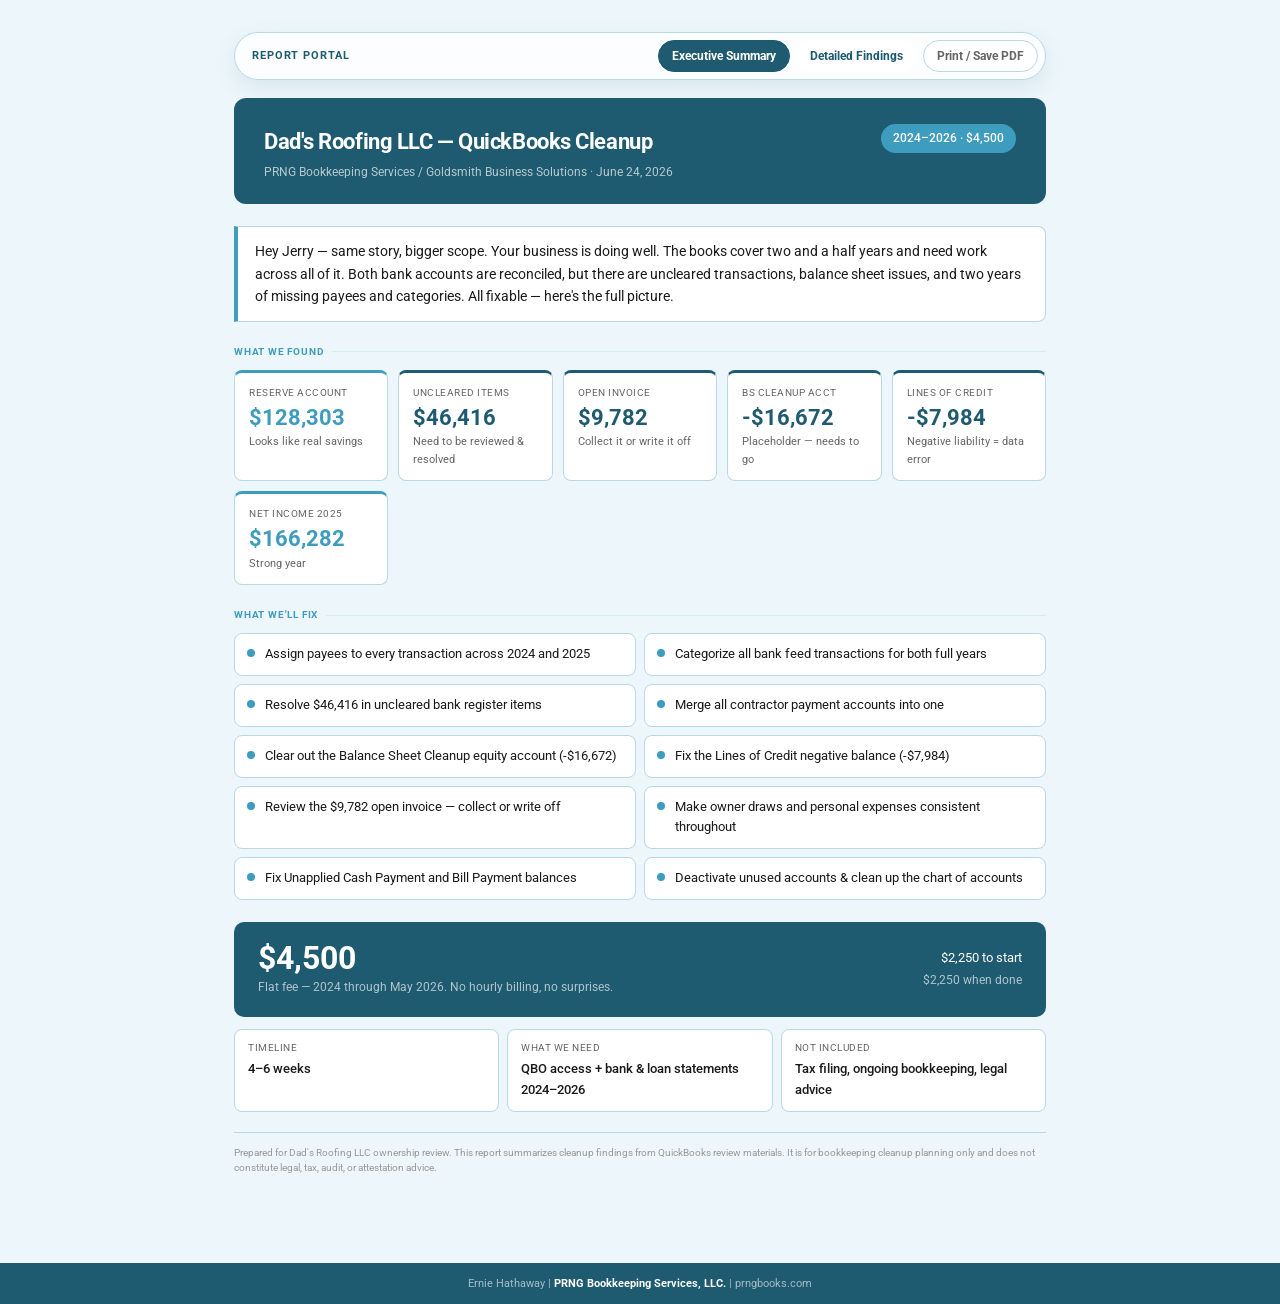
<file: dads_roofing_2024to2026/summary.html>
<!DOCTYPE html>
<html lang="en">
<head>
<meta charset="UTF-8">
<meta name="viewport" content="width=device-width, initial-scale=1.0">
<title>Dad's Roofing LLC — QuickBooks Cleanup Summary 2024–2026</title>
<link rel="stylesheet" href="report.css">
<link rel="stylesheet" href="nav.css">
</head>
<body>
<div class="wrap">

  <div class="report-nav" aria-label="Report navigation">
    <div class="report-nav-title">Report Portal</div>
    <div class="report-nav-actions">
      <a class="nav-btn active" href="summary.html">Executive Summary</a>
      <a class="nav-btn" href="full_report.html">Detailed Findings</a>
      <button class="nav-btn secondary" type="button" onclick="window.print()">Print / Save PDF</button>
    </div>
  </div>

  <div class="doc-header">
    <div>
      <h1>Dad's Roofing LLC — QuickBooks Cleanup</h1>
      <div class="hsub">PRNG Bookkeeping Services / Goldsmith Business Solutions · June 24, 2026</div>
    </div>
    <div class="badge">2024–2026 · $4,500</div>
  </div>

  <div class="intro">
    Hey Jerry — same story, bigger scope. Your business is doing well. The books cover two and a half years and need work across all of it. Both bank accounts are reconciled, but there are uncleared transactions, balance sheet issues, and two years of missing payees and categories. All fixable — here's the full picture.
  </div>

  <div class="sec-label">What we found</div>
  <div class="stats">
    <div class="sc ok">
      <div class="sl">Reserve account</div>
      <div class="sv">$128,303</div>
      <div class="ss">Looks like real savings</div>
    </div>
    <div class="sc flag">
      <div class="sl">Uncleared items</div>
      <div class="sv">$46,416</div>
      <div class="ss">Need to be reviewed &amp; resolved</div>
    </div>
    <div class="sc flag">
      <div class="sl">Open invoice</div>
      <div class="sv">$9,782</div>
      <div class="ss">Collect it or write it off</div>
    </div>
    <div class="sc flag">
      <div class="sl">BS cleanup acct</div>
      <div class="sv">-$16,672</div>
      <div class="ss">Placeholder — needs to go</div>
    </div>
    <div class="sc flag">
      <div class="sl">Lines of credit</div>
      <div class="sv">-$7,984</div>
      <div class="ss">Negative liability = data error</div>
    </div>
    <div class="sc ok">
      <div class="sl">Net income 2025</div>
      <div class="sv">$166,282</div>
      <div class="ss">Strong year</div>
    </div>
  </div>

  <div class="sec-label">What we'll fix</div>
  <div class="fix-grid">
    <div class="fi"><div class="fd"></div><div>Assign payees to every transaction across 2024 and 2025</div></div>
    <div class="fi"><div class="fd"></div><div>Categorize all bank feed transactions for both full years</div></div>
    <div class="fi"><div class="fd"></div><div>Resolve $46,416 in uncleared bank register items</div></div>
    <div class="fi"><div class="fd"></div><div>Merge all contractor payment accounts into one</div></div>
    <div class="fi"><div class="fd"></div><div>Clear out the Balance Sheet Cleanup equity account (-$16,672)</div></div>
    <div class="fi"><div class="fd"></div><div>Fix the Lines of Credit negative balance (-$7,984)</div></div>
    <div class="fi"><div class="fd"></div><div>Review the $9,782 open invoice — collect or write off</div></div>
    <div class="fi"><div class="fd"></div><div>Make owner draws and personal expenses consistent throughout</div></div>
    <div class="fi"><div class="fd"></div><div>Fix Unapplied Cash Payment and Bill Payment balances</div></div>
    <div class="fi"><div class="fd"></div><div>Deactivate unused accounts &amp; clean up the chart of accounts</div></div>
  </div>

  <div class="fee-bar">
    <div>
      <div class="fa">$4,500</div>
      <div class="fsub">Flat fee — 2024 through May 2026. No hourly billing, no surprises.</div>
    </div>
    <div class="fright">
      <div class="fpl">$2,250 to start</div>
      <div class="fps">$2,250 when done</div>
    </div>
  </div>

  <div class="fee-det">
    <div class="fdc"><div class="fdl">Timeline</div><div class="fdv">4–6 weeks</div></div>
    <div class="fdc"><div class="fdl">What we need</div><div class="fdv">QBO access + bank &amp; loan statements 2024–2026</div></div>
    <div class="fdc"><div class="fdl">Not included</div><div class="fdv">Tax filing, ongoing bookkeeping, legal advice</div></div>
  </div>

  <div class="disc">Prepared for Dad's Roofing LLC ownership review. This report summarizes cleanup findings from QuickBooks review materials. It is for bookkeeping cleanup planning only and does not constitute legal, tax, audit, or attestation advice.</div>
</div>

<div class="footer">Ernie Hathaway | <strong>PRNG Bookkeeping Services, LLC.</strong> | prngbooks.com</div>
</body>
</html>
</file>
<file: styles.css>
*, *::before, *::after { box-sizing: border-box; margin: 0; padding: 0; }
:root {
  --pink: #C9538C;
  --plum: #5C1F3B;
  --light: #FAEAF3;
  --mid: #F0D0E4;
  --white: #ffffff;
  --dark: #1a0a12;
  --text: #2d0e1e;
  --mono: 'Roboto Mono', monospace;
  --sans: 'Roboto', sans-serif;
  --page-max: 1100px;
  --page-pad: 2rem;
}
html { scroll-behavior: smooth; }
body { font-family: var(--sans); color: var(--text); background: var(--white); overflow-x: hidden; }

/* NAV */
nav {
  position: fixed; top: 0; left: 0; right: 0; z-index: 100;
  display: flex; align-items: center; justify-content: space-between;
  padding: 0 max(var(--page-pad), calc((100vw - var(--page-max)) / 2 + var(--page-pad)));
  height: 68px;
  background: rgba(26,10,18,0.97);
  backdrop-filter: blur(8px);
  border-bottom: 2px solid var(--pink);
}
.nav-brand {
  color: var(--white);
  font-weight: 900;
  font-size: 1.25rem;
  letter-spacing: 0.03em;
  text-transform: uppercase;
}
.nav-links { display: flex; gap: 2rem; list-style: none; align-items: center; }
.nav-links a {
  color: var(--light);
  text-decoration: none;
  font-size: 0.82rem;
  font-weight: 500;
  letter-spacing: 0.07em;
  text-transform: uppercase;
  transition: color 0.2s;
}
.nav-links a:hover { color: var(--pink); }
.nav-cta {
  background: var(--pink) !important;
  color: var(--white) !important;
  padding: 0.45rem 1.2rem;
  border-radius: 2px;
  font-weight: 700 !important;
}
.nav-cta:hover { background: #b0437a !important; }

/* HERO */
.hero {
  min-height: 640px;
  display: grid;
  grid-template-columns: minmax(var(--page-pad), 1fr) minmax(0, calc(var(--page-max) - (var(--page-pad) * 2))) minmax(var(--page-pad), 1fr);
  padding-top: 68px;
  background: var(--dark);
  position: relative;
  overflow: hidden;
}
.hero::before {
  content: '';
  position: absolute; inset: 0;
  background:
    linear-gradient(90deg, rgba(26,10,18,0.96) 0%, rgba(92,31,59,0.82) 42%, rgba(26,10,18,0.36) 72%, rgba(26,10,18,0.12) 100%),
    linear-gradient(to top, rgba(26,10,18,0.82) 0%, rgba(26,10,18,0.18) 42%, transparent 100%);
  z-index: 1;
}
.hero-photo {
  grid-column: 1 / -1;
  grid-row: 1;
  position: absolute;
  inset: 0;
}
.hero-photo img {
  width: 100%; height: 100%;
  object-fit: cover;
  object-position: 64% 38%;
  display: block;
}
.hero-photo::after {
  content: '';
  position: absolute; inset: 0;
  background: linear-gradient(to right, rgba(26,10,18,0.92) 0%, rgba(26,10,18,0.45) 48%, transparent 78%);
}
.hero-content {
  grid-column: 2;
  grid-row: 1;
  position: relative; z-index: 2;
  display: flex;
  flex-direction: column;
  justify-content: center;
  align-self: stretch;
  min-height: 572px;
  padding: 2rem 0 2.75rem;
  max-width: 720px;
  transform: translateY(4.35rem);
}
.hero-logo {
  width: clamp(145px, 14.5vw, 225px);
  height: auto;
  display: block;
  margin-bottom: 1rem;
}
.hero-title {
  width: max-content;
  max-width: 100%;
  font-size: clamp(1.55rem, 3.05vw, 2.06rem);
  font-weight: 900;
  line-height: 1.05;
  margin: 0.85rem 0 0.2rem;
  color: var(--white);
  letter-spacing: 0;
  white-space: nowrap;
}

.hero-title .systems {
  color: var(--pink);
}

.hero-title .accent { color: var(--pink); }
.hero-subtitle {
  width: max-content;
  max-width: 100%;
  font-size: clamp(1.62rem, 3.34vw, 2.24rem);
  font-weight: 900;
  color: #7a2d54;
  margin-bottom: 1.5rem;
  font-family: var(--sans);
  letter-spacing: 0.016rem;
  -webkit-text-stroke: 0.006em currentColor;
  line-height: 1.06;
  white-space: nowrap;
}

.hero-tagline {
  font-size: 1.05rem;
  color: var(--light);
  line-height: 1.65;
  max-width: 100%; 
  margin-bottom: 1.5rem; 
  border-left: 3px solid var(--pink);
  padding-left: 1rem;
}
.hero-btns { display: flex; gap: 1rem; flex-wrap: wrap; }
.btn-primary {
  display: inline-block;
  background: var(--pink);
  color: var(--white);
  text-decoration: none;
  font-weight: 700;
  font-size: 0.82rem;
  letter-spacing: 0.1em;
  text-transform: uppercase;
  padding: 0.8rem 1.75rem;
  border-radius: 2px;
  transition: background 0.2s, transform 0.15s;
}
.btn-primary:hover { background: #b0437a; transform: translateY(-1px); }
.btn-ghost {
  display: inline-block;
  background: transparent;
  color: var(--light);
  text-decoration: none;
  font-weight: 500;
  font-size: 0.82rem;
  letter-spacing: 0.1em;
  text-transform: uppercase;
  padding: 0.8rem 1.75rem;
  border: 1px solid rgba(250,234,243,0.3);
  border-radius: 2px;
  transition: border-color 0.2s, color 0.2s;
}
.btn-ghost:hover { border-color: var(--pink); color: var(--pink); }
.hero-badges {
  display: flex; gap: 0.6rem; flex-wrap: wrap;
  margin-top: 1.75rem;
}
.badge {
  font-family: var(--mono);
  font-size: 0.65rem;
  font-weight: 600;
  letter-spacing: 0.1em;
  text-transform: uppercase;
  color: var(--pink);
  border: 1px solid rgba(201,83,140,0.35);
  padding: 0.25rem 0.65rem;
  border-radius: 20px;
}

/* SECTION BASE */
section { padding: 5rem 0; }
.container { max-width: 1100px; margin: 0 auto; padding: 0 2rem; }
.section-eyebrow {
  font-family: var(--mono);
  font-size: 0.7rem;
  font-weight: 600;
  letter-spacing: 0.2em;
  text-transform: uppercase;
  color: var(--pink);
  margin-bottom: 0.6rem;
}
.section-title {
  font-size: clamp(1.6rem, 2.8vw, 2.2rem);
  font-weight: 900;
  color: var(--plum);
  line-height: 1.1;
  margin-bottom: 0.9rem;
}
.section-sub {
  font-size: 1rem;
  color: #6b3050;
  max-width: 560px;
  line-height: 1.65;
}

/* SERVICES */
.services { background: var(--light); }
.services .section-title { font-size: clamp(2rem, 3.5vw, 2.8rem); }
.services-grid {
  display: grid;
  grid-template-columns: repeat(auto-fit, minmax(280px, 1fr));
  gap: 1.25rem;
  margin-top: 2.5rem;
}
.service-card {
  background: var(--white);
  border-radius: 4px;
  padding: 1.6rem;
  border-top: 3px solid var(--pink);
  box-shadow: 0 2px 10px rgba(92,31,59,0.07);
  transition: box-shadow 0.2s, transform 0.2s;
}
.service-card:hover { box-shadow: 0 6px 22px rgba(92,31,59,0.13); transform: translateY(-2px); }
.service-icon { font-size: 1.4rem; margin-bottom: 0.65rem; }
.service-card h3 {
  font-size: 0.88rem;
  font-weight: 700;
  color: var(--plum);
  margin-bottom: 0.5rem;
  text-transform: uppercase;
  letter-spacing: 0.06em;
}
.service-card p { font-size: 0.88rem; color: #5a3048; line-height: 1.6; }
.pill-row { display: flex; flex-wrap: wrap; gap: 0.35rem; margin-top: 0.85rem; }
.pill {
  font-family: var(--mono);
  font-size: 0.62rem;
  font-weight: 600;
  letter-spacing: 0.08em;
  text-transform: uppercase;
  background: var(--light);
  color: var(--plum);
  border: 1px solid var(--mid);
  padding: 0.18rem 0.55rem;
  border-radius: 20px;
}

/* ABOUT */
.about { background: var(--white); padding-top: 2rem; }
.about .section-title { font-size: clamp(2rem, 3.5vw, 2.8rem); }
.about-grid {
  display: grid;
  grid-template-columns: 1fr 1.5fr;
  gap: 4rem;
  align-items: center;
  margin-top: 2.5rem;
}
.about-img-wrap {
  position: relative;
}
.about-img-wrap img {
  width: 100%;
  border-radius: 18px;
  display: block;
}
.about-img-wrap::before {
  content: '';
  position: absolute;
  top: -10px; left: -10px;
  right: 10px; bottom: 10px;
  border: 2px solid var(--pink);
  border-radius: 20px;
  z-index: -1;
}
.about-text p {
  font-size: 0.97rem;
  color: #4a2538;
  line-height: 1.78;
  margin-bottom: 1.1rem;
}
.about-text strong { color: var(--plum); }
.cred-row { display: flex; flex-wrap: wrap; gap: 0.5rem; margin-top: 1.25rem; }
.cred {
  display: inline-flex; align-items: center; gap: 0.35rem;
  background: var(--light);
  border: 1px solid var(--mid);
  border-radius: 2px;
  padding: 0.35rem 0.75rem;
  font-size: 0.75rem;
  font-weight: 600;
  color: var(--plum);
  font-family: var(--mono);
  letter-spacing: 0.04em;
}

/* WORK WITH ME */
.work { background: var(--plum); }
.work .section-title { color: var(--white); }
.work .section-sub { color: var(--mid); max-width: 600px; }
.work .section-eyebrow { color: var(--pink); }
.work-layout {
  display: grid;
  grid-template-columns: 1fr 1fr;
  gap: 4rem;
  align-items: start;
  margin-top: 2.5rem;
}
.work-steps { list-style: none; }
.work-steps li {
  display: flex; gap: 1.1rem;
  margin-bottom: 1.6rem;
  align-items: flex-start;
}
.step-num {
  flex-shrink: 0;
  width: 1.9rem; height: 1.9rem;
  background: var(--pink);
  color: var(--white);
  border-radius: 50%;
  display: flex; align-items: center; justify-content: center;
  font-family: var(--mono);
  font-size: 0.72rem;
  font-weight: 700;
}
.step-text h4 {
  font-size: 0.88rem;
  font-weight: 700;
  color: var(--white);
  margin-bottom: 0.2rem;
  letter-spacing: 0.03em;
}
.step-text p { font-size: 0.85rem; color: var(--mid); line-height: 1.55; }
.work-cta-box {
  background: rgba(255,255,255,0.06);
  border: 1px solid rgba(201,83,140,0.3);
  border-radius: 4px;
  padding: 2.5rem;
  text-align: center;
}
.work-cta-box p {
  color: var(--mid);
  font-size: 0.95rem;
  line-height: 1.65;
  margin-bottom: 1.75rem;
}
.work-cta-box .btn-primary {
  font-size: 0.9rem;
  padding: 1rem 2.25rem;
}
.work-cta-box .fine-print {
  font-family: var(--mono);
  font-size: 0.65rem;
  color: rgba(240,208,228,0.5);
  letter-spacing: 0.08em;
  text-transform: uppercase;
  margin-top: 1rem;
  margin-bottom: 0;
}

/* CONTACT */
.contact { background: var(--light); }
.contact-grid {
  display: grid;
  grid-template-columns: repeat(auto-fit, minmax(240px, 1fr));
  gap: 1rem;
  margin-top: 2rem;
}
.contact-card {
  background: var(--white);
  border-radius: 4px;
  padding: 1.4rem;
  border-left: 3px solid var(--pink);
  box-shadow: 0 2px 8px rgba(92,31,59,0.06);
}
.contact-card .label {
  font-family: var(--mono);
  font-size: 0.62rem;
  font-weight: 700;
  letter-spacing: 0.15em;
  text-transform: uppercase;
  color: var(--pink);
  margin-bottom: 0.35rem;
}
.contact-card a, .contact-card span {
  font-size: 0.9rem;
  font-weight: 500;
  color: var(--plum);
  text-decoration: none;
  display: block;
  overflow-wrap: anywhere;
  line-height: 1.3;
}
.contact-card a:hover { color: var(--pink); }

/* FOOTER */
footer {
  background: var(--dark);
  border-top: 2px solid var(--pink);
  padding: 1.75rem 2rem;
  text-align: center;
}
footer p {
  font-family: var(--mono);
  font-size: 0.7rem;
  color: rgba(250,234,243,0.55);
  letter-spacing: 0.04em;
}
footer a {
  color: var(--pink);
  text-decoration: none;
}
footer a:hover { color: var(--light); }
footer span { color: var(--pink); }

/* RESPONSIVE */
@media (max-width: 768px) {
  nav { padding: 0 var(--page-pad); align-items: center; }
  .nav-brand { display: flex; align-items: center; height: 100%; font-size: 0.9rem; line-height: 1; }
  .nav-links { height: 100%; gap: 0.75rem; align-items: center; }
  .nav-links li { height: 100%; align-items: center; }
  .nav-links li:last-child { display: flex; }
  .nav-links li:not(:last-child) { display: none; }
  .nav-cta { display: inline-flex; align-items: center; justify-content: center; line-height: 1; padding: 0.42rem 0.8rem; font-size: 0.68rem !important; letter-spacing: 0.035em; }
  .hero { grid-template-columns: 1fr; min-height: 820px; padding-top: 68px; }
  .hero::before { background: linear-gradient(to bottom, rgba(26,10,18,0.08) 0%, rgba(26,10,18,0.42) 30%, rgba(26,10,18,0.92) 58%, var(--dark) 100%); }
  .hero-photo { grid-column: 1; grid-row: 1; inset: 0 0 auto; height: 55vh; }
  .hero-photo img { object-position: 55% top; }
  .hero-photo::after { background: linear-gradient(to top, var(--dark) 0%, rgba(26,10,18,0.52) 38%, transparent 72%); }
  .hero-content { grid-column: 1; grid-row: 1; align-self: end; min-height: auto; padding: 0 var(--page-pad) 0.9rem; transform: translateY(1.65rem); }
  .hero-logo { width: 128px; margin-bottom: 0.2rem; }
  .hero-title { width: 100%; font-size: 1.36rem; line-height: 1.15; white-space: normal; }
  .hero-subtitle { width: 100%; font-size: 1.5rem; letter-spacing: 0.005rem; white-space: normal; margin-bottom: 1.1rem; }
  .hero-tagline { font-size: 0.94rem; line-height: 1.5; margin-bottom: 1.15rem; }
  .btn-primary, .btn-ghost { font-size: 0.68rem; letter-spacing: 0.055em; padding: 0.72rem 1rem; }
  .badge { font-size: 0.56rem; letter-spacing: 0.055em; }
  .about-grid { grid-template-columns: 1fr; gap: 2rem; }
  .work-layout { grid-template-columns: 1fr; gap: 2rem; }
}
</file>
<file: dads_roofing_2024/report.css>
@import url('https://fonts.googleapis.com/css2?family=Roboto:wght@400;500;700&display=swap');

*, *::before, *::after {
  box-sizing: border-box;
  margin: 0;
  padding: 0;
}

:root {
  --main:    #1e5a70;
  --accent:  #3e9cbf;
  --light:   #d4eef5;
  --lighter: #edf7fb;
  --palest:  #f0f9fc;
  --card:    #ffffff;
  --text:    #1a1a1a;
  --muted:   #666666;
  --border:  #b8d8e4;
  --divider: #cce6ef;
  --flag:    #1e5a70;
  --ok:      #3e9cbf;
}

body {
  font-family: 'Roboto', sans-serif;
  background: var(--lighter);
  color: var(--text);
  font-size: 14px;
  line-height: 1.6;
}

/* ── Layout ── */
.wrap {
  max-width: 860px;
  margin: 0 auto;
  padding: 32px 24px 48px;
}

/* ── Header ── */
.doc-header {
  background: var(--main);
  color: #fff;
  padding: 26px 30px 22px;
  border-radius: 12px;
  margin-bottom: 22px;
  display: flex;
  justify-content: space-between;
  align-items: flex-start;
  gap: 16px;
  flex-wrap: wrap;
}
.doc-header h1 {
  font-size: 22px;
  font-weight: 700;
  letter-spacing: -0.02em;
  margin-bottom: 4px;
}
.doc-header .hsub {
  font-size: 12px;
  color: rgba(255, 255, 255, 0.68);
}
.header-badges {
  display: flex;
  gap: 8px;
  flex-wrap: wrap;
  margin-top: 14px;
}
.hbadge {
  font-size: 11px;
  font-weight: 500;
  padding: 4px 12px;
  border-radius: 20px;
}
.hbadge.period {
  background: var(--accent);
  color: #fff;
}
.hbadge.preparer {
  background: rgba(255, 255, 255, 0.15);
  color: rgba(255, 255, 255, 0.9);
}

/* ── Period badge (summary pages) ── */
.badge {
  background: var(--accent);
  color: #fff;
  font-size: 12px;
  font-weight: 500;
  padding: 5px 12px;
  border-radius: 20px;
  white-space: nowrap;
  align-self: flex-start;
}

/* ── Intro box ── */
.intro {
  background: var(--card);
  border: 1px solid var(--border);
  border-left: 4px solid var(--accent);
  border-radius: 0 8px 8px 0;
  padding: 13px 17px;
  margin-bottom: 22px;
  font-size: 14px;
}

/* ── Bottom line callout (full report) ── */
.bottom-line {
  background: var(--lighter);
  border: 1px solid var(--light);
  border-left: 4px solid var(--accent);
  border-radius: 0 8px 8px 0;
  padding: 12px 16px;
  font-size: 13px;
  color: var(--main);
  font-style: italic;
  margin-bottom: 20px;
}

/* ── Section labels ── */
.sec-label {
  font-size: 10px;
  text-transform: uppercase;
  letter-spacing: 0.08em;
  font-weight: 700;
  color: var(--accent);
  margin: 22px 0 10px;
  display: flex;
  align-items: center;
  gap: 8px;
}
.sec-label::after {
  content: '';
  flex: 1;
  height: 1px;
  background: var(--light);
}

/* ── Stat cards ── */
.stats {
  display: grid;
  grid-template-columns: repeat(auto-fit, minmax(150px, 1fr));
  gap: 10px;
  margin-bottom: 8px;
}
.sc {
  background: var(--card);
  border: 1px solid var(--border);
  border-radius: 8px;
  padding: 12px 14px;
}
.sc .sl {
  font-size: 10px;
  text-transform: uppercase;
  letter-spacing: 0.05em;
  color: var(--muted);
  margin-bottom: 4px;
}
.sc .sv {
  font-size: 22px;
  font-weight: 700;
  line-height: 1.2;
  color: var(--main);
}
.sc .ss {
  font-size: 11px;
  color: var(--muted);
  margin-top: 2px;
}
.sc.flag {
  border-top: 3px solid var(--flag);
}
.sc.flag .sv {
  color: var(--flag);
}
.sc.ok {
  border-top: 3px solid var(--ok);
}
.sc.ok .sv {
  color: var(--ok);
}

/* ── Fix grid (summary pages) ── */
.fix-grid {
  display: grid;
  grid-template-columns: 1fr 1fr;
  gap: 8px;
  margin-bottom: 8px;
}
.fi {
  background: var(--card);
  border: 1px solid var(--border);
  border-radius: 8px;
  padding: 10px 12px;
  display: flex;
  align-items: flex-start;
  gap: 10px;
  font-size: 13px;
}
.fd {
  width: 8px;
  height: 8px;
  border-radius: 50%;
  background: var(--accent);
  flex-shrink: 0;
  margin-top: 5px;
}

/* ── Report sections (full report) ── */
.report-section {
  background: var(--card);
  border: 1px solid var(--border);
  border-radius: 10px;
  margin-bottom: 14px;
  overflow: hidden;
}
.rs-header {
  background: var(--light);
  padding: 10px 16px;
  display: flex;
  justify-content: space-between;
  align-items: center;
  gap: 8px;
}
.rs-header h3 {
  font-size: 12px;
  font-weight: 700;
  color: var(--main);
  text-transform: uppercase;
  letter-spacing: 0.05em;
}
.rs-badge {
  font-size: 10px;
  font-weight: 700;
  padding: 3px 10px;
  border-radius: 10px;
  text-transform: uppercase;
  letter-spacing: 0.04em;
}
.rs-badge.issues {
  background: var(--flag);
  color: #fff;
}
.rs-badge.clean {
  background: var(--ok);
  color: #fff;
}
.rs-badge.review {
  background: var(--accent);
  color: #fff;
}
.rs-body {
  padding: 14px 16px;
}
.rs-cols {
  display: grid;
  grid-template-columns: 1fr 1fr;
  gap: 16px;
}
.block-label {
  font-size: 10px;
  font-weight: 700;
  text-transform: uppercase;
  letter-spacing: 0.06em;
  color: var(--muted);
  margin-bottom: 8px;
}
.item-list {
  list-style: none;
  padding: 0;
}
.item-list li {
  padding: 5px 0 5px 16px;
  position: relative;
  font-size: 13px;
  line-height: 1.5;
  border-bottom: 1px solid var(--divider);
}
.item-list li:last-child {
  border-bottom: none;
}
.item-list.findings li::before {
  content: '';
  position: absolute;
  left: 0;
  top: 12px;
  width: 6px;
  height: 6px;
  border-radius: 50%;
  background: var(--muted);
}
.item-list.recs li::before {
  content: '→';
  position: absolute;
  left: 0;
  top: 5px;
  color: var(--accent);
  font-size: 11px;
  font-weight: 700;
}
.amount-highlight {
  font-weight: 700;
  color: var(--flag);
}
.amount-ok {
  font-weight: 700;
  color: var(--ok);
}

/* ── Scope card (full report) ── */
.scope-card {
  background: var(--card);
  border: 1px solid var(--border);
  border-radius: 10px;
  padding: 16px 20px;
  margin-bottom: 14px;
}
.scope-card ul {
  list-style: none;
  padding: 0;
}
.scope-card ul li {
  padding: 5px 0 5px 20px;
  position: relative;
  font-size: 13px;
  border-bottom: 1px solid var(--divider);
}
.scope-card ul li:last-child {
  border-bottom: none;
}
.scope-card ul li::before {
  content: '✓';
  position: absolute;
  left: 0;
  color: var(--accent);
  font-weight: 700;
}

/* ── Fee bar ── */
.fee-bar {
  background: var(--main);
  border-radius: 10px;
  padding: 20px 24px;
  display: flex;
  justify-content: space-between;
  align-items: center;
  gap: 16px;
  flex-wrap: wrap;
  margin: 22px 0 12px;
}
.fa {
  font-size: 32px;
  font-weight: 700;
  color: #fff;
  line-height: 1;
}
.fsub {
  font-size: 12px;
  color: rgba(255, 255, 255, 0.65);
  margin-top: 4px;
}
.fright {
  text-align: right;
}
.fpl {
  font-size: 13px;
  color: #fff;
  margin-bottom: 2px;
}
.fps {
  font-size: 12px;
  color: rgba(255, 255, 255, 0.65);
}

/* ── Fee detail cards ── */
.fee-det {
  display: grid;
  grid-template-columns: repeat(auto-fit, minmax(170px, 1fr));
  gap: 8px;
  margin-bottom: 20px;
}
.fdc {
  background: var(--card);
  border: 1px solid var(--border);
  border-radius: 8px;
  padding: 10px 13px;
}
.fdl {
  font-size: 10px;
  text-transform: uppercase;
  letter-spacing: 0.05em;
  color: var(--muted);
  margin-bottom: 3px;
}
.fdv {
  font-size: 13px;
  font-weight: 500;
  color: var(--text);
}

/* ── Not included (full report) ── */
.not-inc {
  background: var(--palest);
  border: 1px solid var(--border);
  border-radius: 8px;
  padding: 10px 14px;
  font-size: 12px;
  color: var(--muted);
  margin-bottom: 16px;
}
.not-inc strong {
  color: var(--main);
}

/* ── Disclaimer ── */
.disc {
  font-size: 10px;
  color: #999;
  line-height: 1.5;
  border-top: 1px solid var(--border);
  padding-top: 12px;
  margin-top: 8px;
}

/* ── Footer ── */
.footer {
  background: var(--main);
  color: rgba(255, 255, 255, 0.6);
  text-align: center;
  font-size: 11px;
  padding: 12px 24px;
  margin-top: 40px;
}
.footer strong {
  color: #fff;
}
</file>
<file: dads_roofing_2024/nav.css>
/* Report navigation */
.report-nav {
  display: flex;
  justify-content: space-between;
  align-items: center;
  gap: 12px;
  background: rgba(255, 255, 255, 0.82);
  border: 1px solid var(--border);
  border-radius: 999px;
  padding: 7px;
  margin-bottom: 18px;
  box-shadow: 0 8px 22px rgba(80, 60, 82, 0.10);
}

.report-nav-title {
  color: var(--main);
  font-size: 11px;
  font-weight: 700;
  letter-spacing: 0.08em;
  text-transform: uppercase;
  padding-left: 10px;
  white-space: nowrap;
}

.report-nav-actions {
  display: flex;
  gap: 6px;
  align-items: center;
  justify-content: flex-end;
  flex-wrap: wrap;
}

.nav-btn {
  display: inline-flex;
  align-items: center;
  justify-content: center;
  gap: 5px;
  text-decoration: none;
  font: inherit;
  font-size: 12px;
  font-weight: 700;
  line-height: 1;
  padding: 9px 13px;
  border-radius: 999px;
  border: 1px solid transparent;
  color: var(--main);
  background: #fff;
  cursor: pointer;
  transition: border-color 0.15s ease, transform 0.15s ease, background 0.15s ease;
}

.nav-btn:hover {
  border-color: var(--main);
  transform: translateY(-1px);
}

.nav-btn.active {
  background: var(--main);
  color: #fff;
  border-color: var(--main);
}

.nav-btn.secondary {
  border-color: var(--border);
  color: var(--muted);
}

:root {
  --main: #503c52;
  --accent: #f1184c;
  --light: #f7dcc6;
  --lighter: #fff7f0;
  --palest: #ffffff;
  --card: #ffffff;
  --text: #262335;
  --muted: #6b6472;
  --border: #d4896a;
  --divider: #f7dcc6;
  --flag: #a8216b;
  --ok: #2e9599;
}

body {
  background: var(--lighter);
}

.doc-header {
  background: #ffffff;
  color: var(--main);
  border: 2px solid var(--main);
  display: grid;
  grid-template-columns: 118px 1fr;
  column-gap: 28px;
  row-gap: 8px;
  align-items: center;
}

.doc-header::before {
  content: "";
  display: block;
  grid-column: 1;
  grid-row: 1 / span 3;
  width: 110px;
  height: 110px;
  align-self: center;
  justify-self: start;
  background-image: url("https://punkrocknerdgirl.github.io/prngbooks/logo_gbs.png");
  background-color: #ffffff;
  background-size: contain;
  background-repeat: no-repeat;
  background-position: center;
  border-radius: 8px;
}

.doc-header h1,
.doc-header .hsub,
.doc-header .header-badges,
.doc-header > div:first-of-type,
.doc-header > .badge {
  grid-column: 2;
}

.doc-header > div:first-of-type {
  align-self: end;
}

.doc-header > .badge {
  grid-row: auto;
  align-self: start;
  justify-self: start;
  margin-top: 8px;
}

.doc-header h1,
.doc-header > div:first-of-type h1 {
  color: var(--main);
  margin-bottom: 6px;
}

.doc-header .hsub,
.doc-header > div:first-of-type .hsub {
  color: #6b6472;
  margin-top: 0;
}

.header-badges {
  margin-top: 8px;
}

.hbadge.preparer {
  background: #fff7f0;
  color: var(--main);
  border: 1px solid var(--border);
}

.badge,
.hbadge.period,
.nav-btn.active,
.rs-badge.issues,
.rs-badge.review {
  background: var(--accent);
  border-color: var(--accent);
  color: #ffffff;
}

.fee-bar,
.footer {
  background: var(--main);
}

@media (max-width: 760px) {
  .doc-header {
    grid-template-columns: 86px 1fr;
  }

  .doc-header::before {
    width: 78px;
    height: 78px;
  }
}

@media (max-width: 640px) {
  .report-nav {
    align-items: stretch;
    border-radius: 16px;
    flex-direction: column;
  }

  .report-nav-title {
    padding: 4px 8px 0;
  }

  .report-nav-actions {
    justify-content: stretch;
  }

  .nav-btn {
    flex: 1 1 auto;
  }
}

@media print {
  .report-nav {
    display: none;
  }

  .doc-header {
    border: 1px solid var(--main);
  }
}
</file>
<file: dads_roofing_2024to2026/report.css>
@import url('https://fonts.googleapis.com/css2?family=Roboto:wght@400;500;700&display=swap');

*, *::before, *::after {
  box-sizing: border-box;
  margin: 0;
  padding: 0;
}

:root {
  --main:    #1e5a70;
  --accent:  #3e9cbf;
  --light:   #d4eef5;
  --lighter: #edf7fb;
  --palest:  #f0f9fc;
  --card:    #ffffff;
  --text:    #1a1a1a;
  --muted:   #666666;
  --border:  #b8d8e4;
  --divider: #cce6ef;
  --flag:    #1e5a70;
  --ok:      #3e9cbf;
}

body {
  font-family: 'Roboto', sans-serif;
  background: var(--lighter);
  color: var(--text);
  font-size: 14px;
  line-height: 1.6;
}

/* ── Layout ── */
.wrap {
  max-width: 860px;
  margin: 0 auto;
  padding: 32px 24px 48px;
}

/* ── Header ── */
.doc-header {
  background: var(--main);
  color: #fff;
  padding: 26px 30px 22px;
  border-radius: 12px;
  margin-bottom: 22px;
  display: flex;
  justify-content: space-between;
  align-items: flex-start;
  gap: 16px;
  flex-wrap: wrap;
}
.doc-header h1 {
  font-size: 22px;
  font-weight: 700;
  letter-spacing: -0.02em;
  margin-bottom: 4px;
}
.doc-header .hsub {
  font-size: 12px;
  color: rgba(255, 255, 255, 0.68);
}
.header-badges {
  display: flex;
  gap: 8px;
  flex-wrap: wrap;
  margin-top: 14px;
}
.hbadge {
  font-size: 11px;
  font-weight: 500;
  padding: 4px 12px;
  border-radius: 20px;
}
.hbadge.period {
  background: var(--accent);
  color: #fff;
}
.hbadge.preparer {
  background: rgba(255, 255, 255, 0.15);
  color: rgba(255, 255, 255, 0.9);
}

/* ── Period badge (summary pages) ── */
.badge {
  background: var(--accent);
  color: #fff;
  font-size: 12px;
  font-weight: 500;
  padding: 5px 12px;
  border-radius: 20px;
  white-space: nowrap;
  align-self: flex-start;
}

/* ── Intro box ── */
.intro {
  background: var(--card);
  border: 1px solid var(--border);
  border-left: 4px solid var(--accent);
  border-radius: 0 8px 8px 0;
  padding: 13px 17px;
  margin-bottom: 22px;
  font-size: 14px;
}

/* ── Bottom line callout (full report) ── */
.bottom-line {
  background: var(--lighter);
  border: 1px solid var(--light);
  border-left: 4px solid var(--accent);
  border-radius: 0 8px 8px 0;
  padding: 12px 16px;
  font-size: 13px;
  color: var(--main);
  font-style: italic;
  margin-bottom: 20px;
}

/* ── Section labels ── */
.sec-label {
  font-size: 10px;
  text-transform: uppercase;
  letter-spacing: 0.08em;
  font-weight: 700;
  color: var(--accent);
  margin: 22px 0 10px;
  display: flex;
  align-items: center;
  gap: 8px;
}
.sec-label::after {
  content: '';
  flex: 1;
  height: 1px;
  background: var(--light);
}

/* ── Stat cards ── */
.stats {
  display: grid;
  grid-template-columns: repeat(auto-fit, minmax(150px, 1fr));
  gap: 10px;
  margin-bottom: 8px;
}
.sc {
  background: var(--card);
  border: 1px solid var(--border);
  border-radius: 8px;
  padding: 12px 14px;
}
.sc .sl {
  font-size: 10px;
  text-transform: uppercase;
  letter-spacing: 0.05em;
  color: var(--muted);
  margin-bottom: 4px;
}
.sc .sv {
  font-size: 22px;
  font-weight: 700;
  line-height: 1.2;
  color: var(--main);
}
.sc .ss {
  font-size: 11px;
  color: var(--muted);
  margin-top: 2px;
}
.sc.flag {
  border-top: 3px solid var(--flag);
}
.sc.flag .sv {
  color: var(--flag);
}
.sc.ok {
  border-top: 3px solid var(--ok);
}
.sc.ok .sv {
  color: var(--ok);
}

/* ── Fix grid (summary pages) ── */
.fix-grid {
  display: grid;
  grid-template-columns: 1fr 1fr;
  gap: 8px;
  margin-bottom: 8px;
}
.fi {
  background: var(--card);
  border: 1px solid var(--border);
  border-radius: 8px;
  padding: 10px 12px;
  display: flex;
  align-items: flex-start;
  gap: 10px;
  font-size: 13px;
}
.fd {
  width: 8px;
  height: 8px;
  border-radius: 50%;
  background: var(--accent);
  flex-shrink: 0;
  margin-top: 5px;
}

/* ── Report sections (full report) ── */
.report-section {
  background: var(--card);
  border: 1px solid var(--border);
  border-radius: 10px;
  margin-bottom: 14px;
  overflow: hidden;
}
.rs-header {
  background: var(--light);
  padding: 10px 16px;
  display: flex;
  justify-content: space-between;
  align-items: center;
  gap: 8px;
}
.rs-header h3 {
  font-size: 12px;
  font-weight: 700;
  color: var(--main);
  text-transform: uppercase;
  letter-spacing: 0.05em;
}
.rs-badge {
  font-size: 10px;
  font-weight: 700;
  padding: 3px 10px;
  border-radius: 10px;
  text-transform: uppercase;
  letter-spacing: 0.04em;
}
.rs-badge.issues {
  background: var(--flag);
  color: #fff;
}
.rs-badge.clean {
  background: var(--ok);
  color: #fff;
}
.rs-badge.review {
  background: var(--accent);
  color: #fff;
}
.rs-body {
  padding: 14px 16px;
}
.rs-cols {
  display: grid;
  grid-template-columns: 1fr 1fr;
  gap: 16px;
}
.block-label {
  font-size: 10px;
  font-weight: 700;
  text-transform: uppercase;
  letter-spacing: 0.06em;
  color: var(--muted);
  margin-bottom: 8px;
}
.item-list {
  list-style: none;
  padding: 0;
}
.item-list li {
  padding: 5px 0 5px 16px;
  position: relative;
  font-size: 13px;
  line-height: 1.5;
  border-bottom: 1px solid var(--divider);
}
.item-list li:last-child {
  border-bottom: none;
}
.item-list.findings li::before {
  content: '';
  position: absolute;
  left: 0;
  top: 12px;
  width: 6px;
  height: 6px;
  border-radius: 50%;
  background: var(--muted);
}
.item-list.recs li::before {
  content: '→';
  position: absolute;
  left: 0;
  top: 5px;
  color: var(--accent);
  font-size: 11px;
  font-weight: 700;
}
.amount-highlight {
  font-weight: 700;
  color: var(--flag);
}
.amount-ok {
  font-weight: 700;
  color: var(--ok);
}

/* ── Scope card (full report) ── */
.scope-card {
  background: var(--card);
  border: 1px solid var(--border);
  border-radius: 10px;
  padding: 16px 20px;
  margin-bottom: 14px;
}
.scope-card ul {
  list-style: none;
  padding: 0;
}
.scope-card ul li {
  padding: 5px 0 5px 20px;
  position: relative;
  font-size: 13px;
  border-bottom: 1px solid var(--divider);
}
.scope-card ul li:last-child {
  border-bottom: none;
}
.scope-card ul li::before {
  content: '✓';
  position: absolute;
  left: 0;
  color: var(--accent);
  font-weight: 700;
}

/* ── Fee bar ── */
.fee-bar {
  background: var(--main);
  border-radius: 10px;
  padding: 20px 24px;
  display: flex;
  justify-content: space-between;
  align-items: center;
  gap: 16px;
  flex-wrap: wrap;
  margin: 22px 0 12px;
}
.fa {
  font-size: 32px;
  font-weight: 700;
  color: #fff;
  line-height: 1;
}
.fsub {
  font-size: 12px;
  color: rgba(255, 255, 255, 0.65);
  margin-top: 4px;
}
.fright {
  text-align: right;
}
.fpl {
  font-size: 13px;
  color: #fff;
  margin-bottom: 2px;
}
.fps {
  font-size: 12px;
  color: rgba(255, 255, 255, 0.65);
}

/* ── Fee detail cards ── */
.fee-det {
  display: grid;
  grid-template-columns: repeat(auto-fit, minmax(170px, 1fr));
  gap: 8px;
  margin-bottom: 20px;
}
.fdc {
  background: var(--card);
  border: 1px solid var(--border);
  border-radius: 8px;
  padding: 10px 13px;
}
.fdl {
  font-size: 10px;
  text-transform: uppercase;
  letter-spacing: 0.05em;
  color: var(--muted);
  margin-bottom: 3px;
}
.fdv {
  font-size: 13px;
  font-weight: 500;
  color: var(--text);
}

/* ── Not included (full report) ── */
.not-inc {
  background: var(--palest);
  border: 1px solid var(--border);
  border-radius: 8px;
  padding: 10px 14px;
  font-size: 12px;
  color: var(--muted);
  margin-bottom: 16px;
}
.not-inc strong {
  color: var(--main);
}

/* ── Disclaimer ── */
.disc {
  font-size: 10px;
  color: #999;
  line-height: 1.5;
  border-top: 1px solid var(--border);
  padding-top: 12px;
  margin-top: 8px;
}

/* ── Footer ── */
.footer {
  background: var(--main);
  color: rgba(255, 255, 255, 0.6);
  text-align: center;
  font-size: 11px;
  padding: 12px 24px;
  margin-top: 40px;
}
.footer strong {
  color: #fff;
}
</file>
<file: dads_roofing_2024to2026/nav.css>
/* Report navigation */
.report-nav {
  display: flex;
  justify-content: space-between;
  align-items: center;
  gap: 12px;
  background: rgba(255, 255, 255, 0.82);
  border: 1px solid var(--border);
  border-radius: 999px;
  padding: 7px;
  margin-bottom: 18px;
  box-shadow: 0 8px 22px rgba(30, 90, 112, 0.10);
}

.report-nav-title {
  color: var(--main);
  font-size: 11px;
  font-weight: 700;
  letter-spacing: 0.08em;
  text-transform: uppercase;
  padding-left: 10px;
  white-space: nowrap;
}

.report-nav-actions {
  display: flex;
  gap: 6px;
  align-items: center;
  justify-content: flex-end;
  flex-wrap: wrap;
}

.nav-btn {
  appearance: none;
  display: inline-flex;
  align-items: center;
  justify-content: center;
  gap: 5px;
  text-decoration: none;
  font: inherit;
  font-size: 12px;
  font-weight: 700;
  line-height: 1;
  padding: 9px 13px;
  border-radius: 999px;
  border: 1px solid transparent;
  color: var(--main);
  background: #fff;
  cursor: pointer;
  transition: border-color 0.15s ease, transform 0.15s ease, background 0.15s ease;
}

.nav-btn:hover {
  border-color: var(--main);
  transform: translateY(-1px);
}

.nav-btn.active {
  background: var(--main);
  color: #fff;
  border-color: var(--main);
}

.nav-btn.secondary {
  border-color: var(--border);
  color: var(--muted);
}

@media (max-width: 640px) {
  .report-nav {
    align-items: stretch;
    border-radius: 16px;
    flex-direction: column;
  }

  .report-nav-title {
    padding: 4px 8px 0;
  }

  .report-nav-actions {
    justify-content: stretch;
  }

  .nav-btn {
    flex: 1 1 auto;
  }
}

@media print {
  .report-nav {
    display: none;
  }
}
</file>
